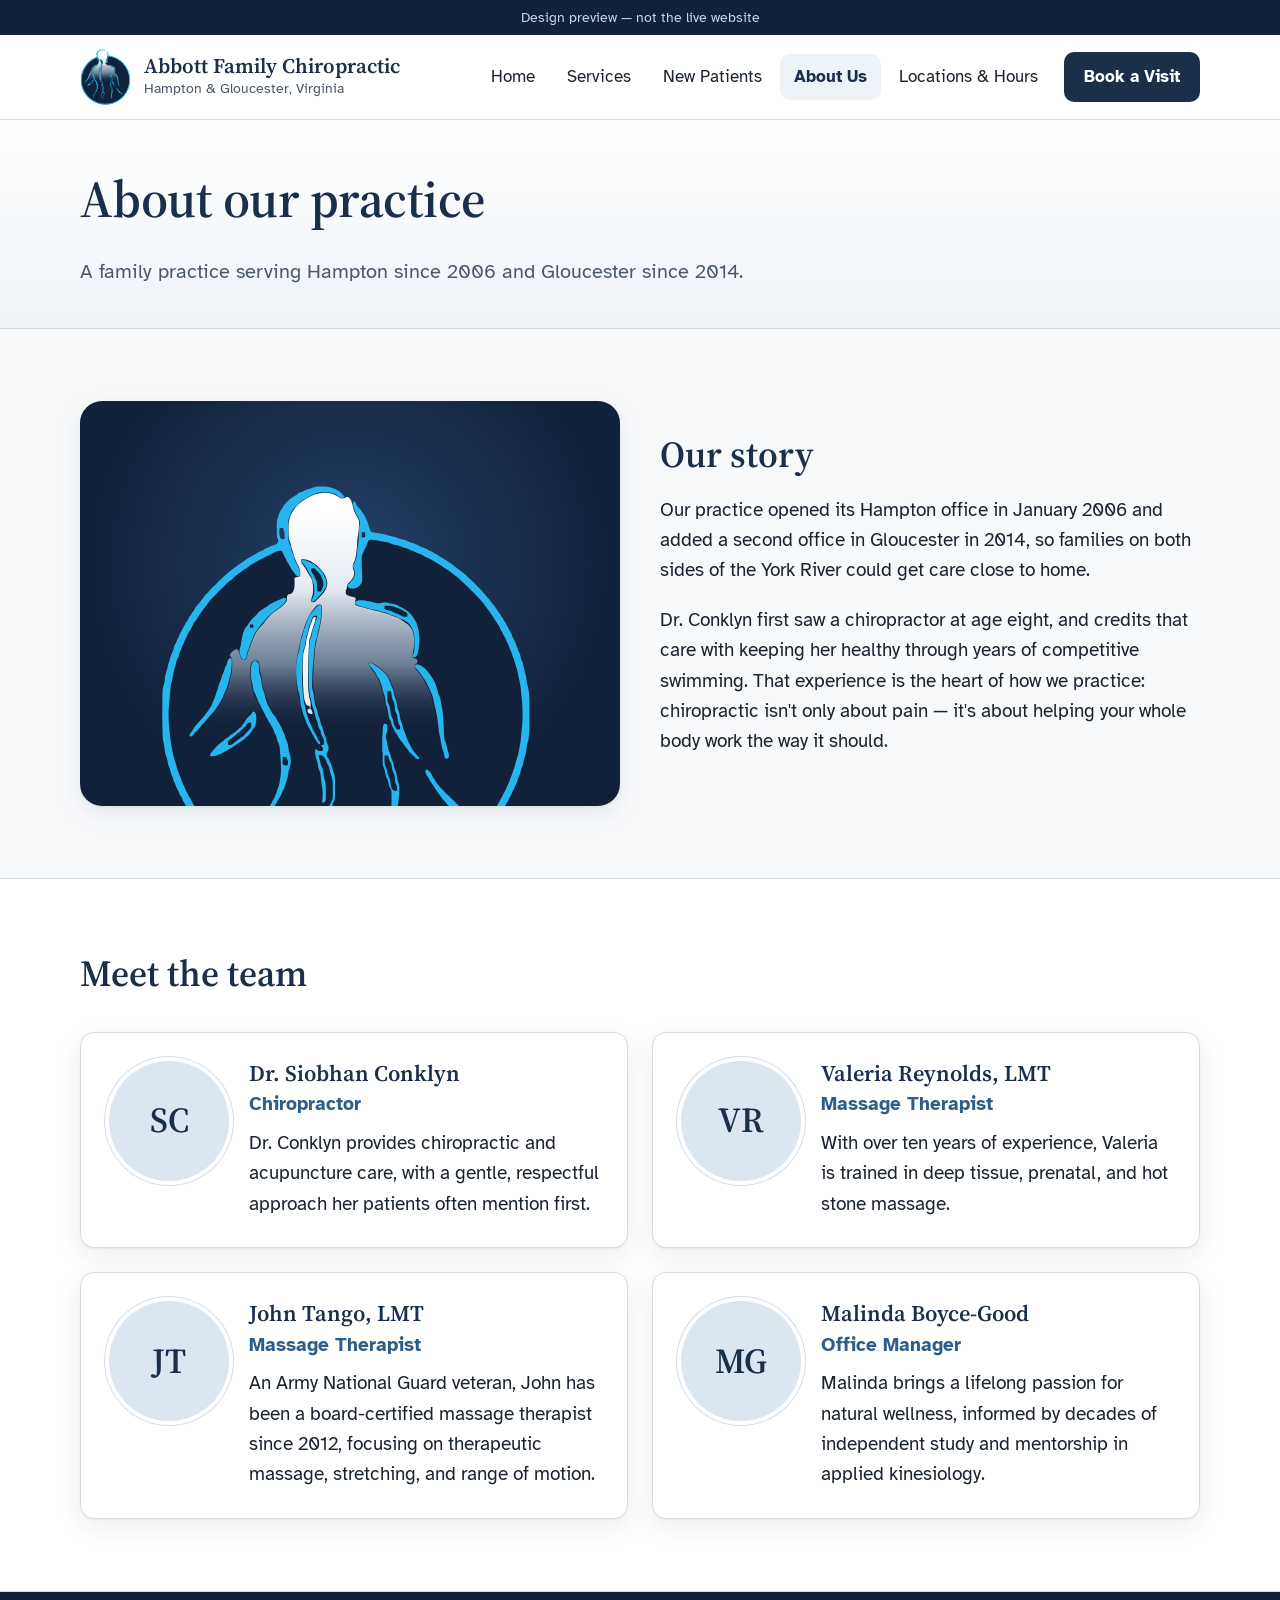
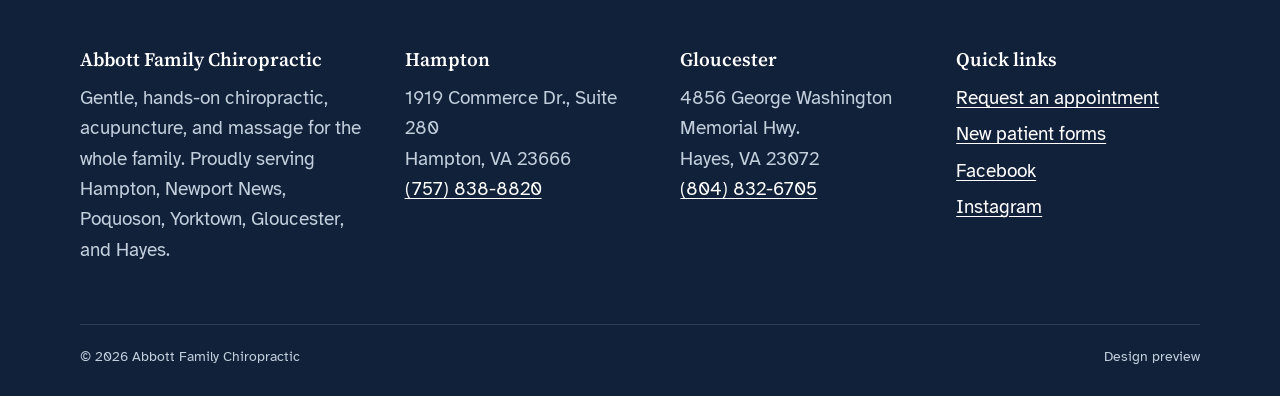
<file: about.html>
<!doctype html>
<html lang="en">
<head>
<meta charset="utf-8">
<meta name="viewport" content="width=device-width, initial-scale=1">
<!-- Preview site: keep out of search engines so it never competes with the live site. -->
<meta name="robots" content="noindex, nofollow">
<title>About Us · Abbott Family Chiropractic</title>
<meta name="description" content="Meet the team at Abbott Family Chiropractic.">
<link rel="icon" type="image/svg+xml" href="images/logo-mark.svg">
<link rel="apple-touch-icon" href="images/apple-touch-icon.png">
<link rel="preconnect" href="https://fonts.googleapis.com">
<link rel="preconnect" href="https://fonts.gstatic.com" crossorigin>
<link href="https://fonts.googleapis.com/css2?family=Atkinson+Hyperlegible:wght@400;700&amp;family=Source+Serif+4:opsz,wght@8..60,500;8..60,600&amp;display=swap" rel="stylesheet">
<link rel="stylesheet" href="styles.css?v=a0d56c08">
</head>
<body>
<a class="skip" href="#main">Skip to main content</a>
<div class="preview-bar">Design preview — not the live website</div>
<header class="site-header">
  <div class="wrap header-row">
    <a class="brand" href="index.html">
      <img src="images/logo-mark.svg" alt="" width="52" height="56">
      <span><span class="brand-name">Abbott Family Chiropractic</span><span class="brand-sub">Hampton &amp; Gloucester, Virginia</span></span>
    </a>
    <button class="menu-btn" aria-expanded="false" aria-controls="site-nav"><svg viewBox="0 0 24 24" fill="none" stroke="currentColor" stroke-width="2.4" stroke-linecap="round" aria-hidden="true"><path d="M4 7h16M4 12h16M4 17h16"/></svg><span class="menu-label">Menu</span></button>
    <nav class="nav" id="site-nav" aria-label="Main">
      <a href="index.html">Home</a><a href="services.html">Services</a><a href="new-patients.html">New Patients</a><a href="about.html" aria-current="page">About Us</a><a href="locations.html">Locations &amp; Hours</a>
      <a class="btn btn-primary" href="appointments.html">Book a Visit</a>
    </nav>
  </div>
</header>
<main id="main">

<section class="page-head"><div class="wrap">
  <h1>About our practice</h1>
  <p>A family practice serving Hampton since 2006 and Gloucester since 2014.</p>
</div></section>

<section class="section">
  <div class="wrap" style="display:grid;grid-template-columns:repeat(auto-fit,minmax(320px,1fr));gap:40px;align-items:center">
    <div class="hero-photo story-mark"><img src="images/logo-mark.svg" alt="Abbott Family Chiropractic emblem"></div>
    <div>
      <h2>Our story</h2>
      <p>Our practice opened its Hampton office in January 2006 and added a second office in Gloucester in 2014, so families on both sides of the York River could get care close to home.</p>
      <p>Dr. Conklyn first saw a chiropractor at age eight, and credits that care with keeping her healthy through years of competitive swimming. That experience is the heart of how we practice: chiropractic isn't only about pain — it's about helping your whole body work the way it should.</p>
    </div>
  </div>
</section>

<section class="section section-alt">
  <div class="wrap">
    <div class="section-head"><h2>Meet the team</h2></div>
    <div class="grid-2">
      <div class="card person"><div class="avatar"><img src="https://e8usa8896fd.exactdn.com/wp-content/uploads/2018/12/siobhan-conklyn-2018.jpg?strip=all" alt="Dr. Siobhan Conklyn" loading="lazy" onerror="this.remove()"><span aria-hidden="true">SC</span></div>
      <div><h3 style="margin-bottom:2px">Dr. Siobhan Conklyn</h3><span class="role">Chiropractor</span><p>Dr. Conklyn provides chiropractic and acupuncture care, with a gentle, respectful approach her patients often mention first.</p></div></div>
      <div class="card person"><div class="avatar"><img src="https://e8usa8896fd.exactdn.com/wp-content/uploads/2018/12/valeria-reynolds-2018.jpg?strip=all" alt="Valeria Reynolds, LMT" loading="lazy" onerror="this.remove()"><span aria-hidden="true">VR</span></div>
      <div><h3 style="margin-bottom:2px">Valeria Reynolds, LMT</h3><span class="role">Massage Therapist</span><p>With over ten years of experience, Valeria is trained in deep tissue, prenatal, and hot stone massage.</p></div></div>
      <div class="card person"><div class="avatar"><img src="https://e8usa8896fd.exactdn.com/wp-content/uploads/2018/12/john-tango-2018.jpg?strip=all" alt="John Tango, LMT" loading="lazy" onerror="this.remove()"><span aria-hidden="true">JT</span></div>
      <div><h3 style="margin-bottom:2px">John Tango, LMT</h3><span class="role">Massage Therapist</span><p>An Army National Guard veteran, John has been a board-certified massage therapist since 2012, focusing on therapeutic massage, stretching, and range of motion.</p></div></div>
      <div class="card person"><div class="avatar"><span aria-hidden="true">MG</span></div>
      <div><h3 style="margin-bottom:2px">Malinda Boyce-Good</h3><span class="role">Office Manager</span><p>Malinda brings a lifelong passion for natural wellness, informed by decades of independent study and mentorship in applied kinesiology.</p></div></div>
    </div>
  </div>
</section>

</main>
<footer class="site-footer">
  <div class="wrap">
    <div class="footer-grid">
      <div>
        <h3>Abbott Family Chiropractic</h3>
        <p>Gentle, hands-on chiropractic, acupuncture, and massage for the whole family. Proudly serving Hampton, Newport News, Poquoson, Yorktown, Gloucester, and Hayes.</p>
      </div>
      <div>
        <h3>Hampton</h3>
        <address>1919 Commerce Dr., Suite 280<br>Hampton, VA 23666<br><a href="tel:+17578388820">(757) 838-8820</a></address>
      </div>
      <div>
        <h3>Gloucester</h3>
        <address>4856 George Washington Memorial Hwy.<br>Hayes, VA 23072<br><a href="tel:+18048326705">(804) 832-6705</a></address>
      </div>
      <div>
        <h3>Quick links</h3>
        <ul>
          <li><a href="appointments.html">Request an appointment</a></li>
          <li><a href="new-patients.html">New patient forms</a></li>
          <li><a href="https://www.facebook.com/abbottfamilychiropractic/" rel="noopener">Facebook</a></li>
          <li><a href="https://www.instagram.com/abbottfamilychiro/" rel="noopener">Instagram</a></li>
        </ul>
      </div>
    </div>
    <div class="footer-bottom">
      <span>© <span data-year>2026</span> Abbott Family Chiropractic</span>
      <span>Design preview</span>
    </div>
  </div>
</footer>
<nav class="callbar" aria-label="Call an office">
  <a href="tel:+17578388820">Call Hampton<small>(757) 838-8820</small></a>
  <a href="tel:+18048326705">Call Gloucester<small>(804) 832-6705</small></a>
</nav>
<script src="main.js?v=a0d56c08"></script>
</body>
</html>
</file>
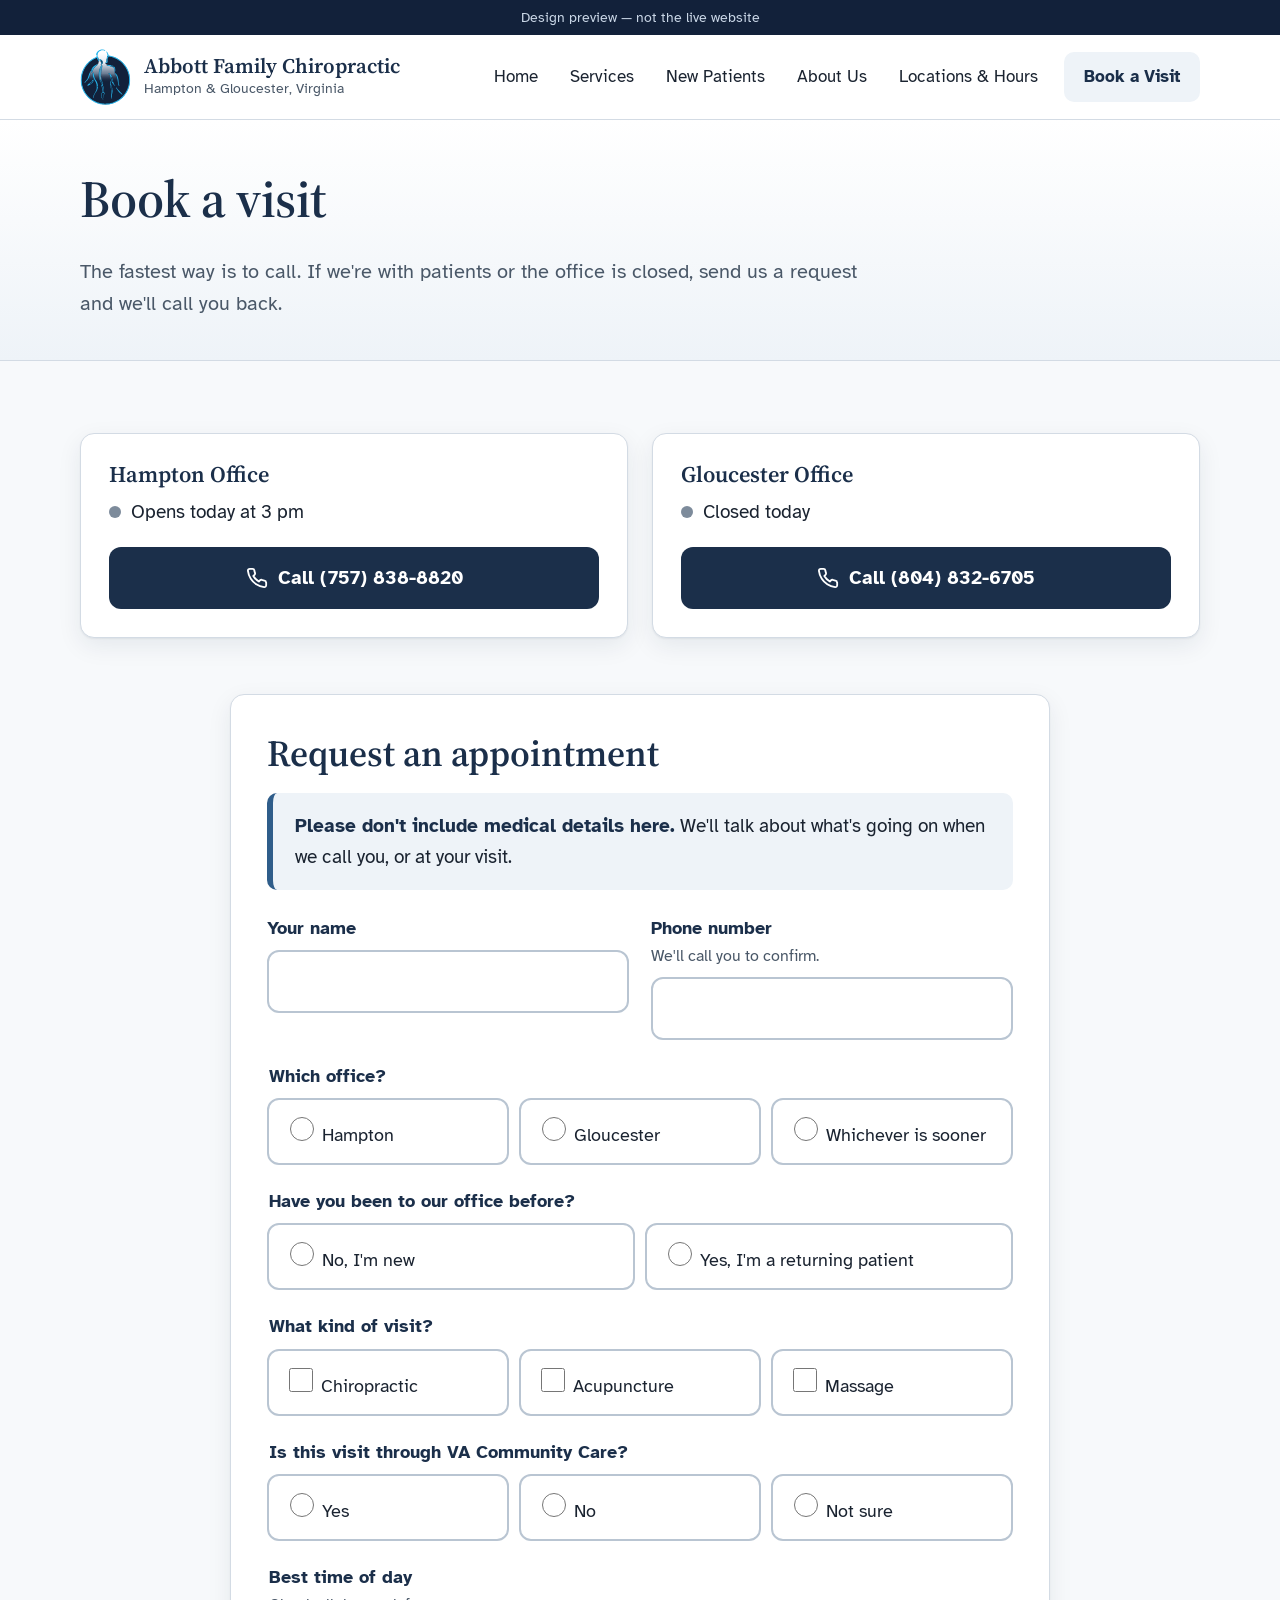
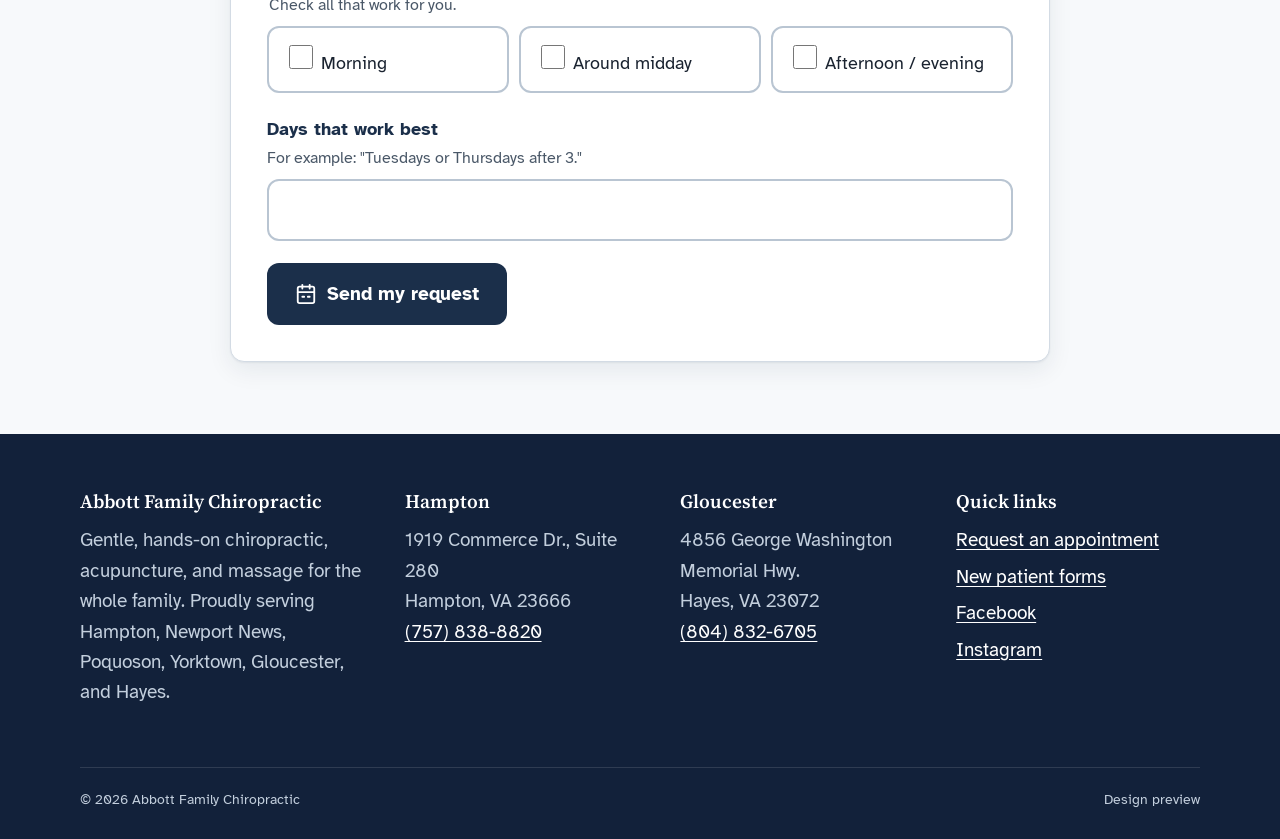
<file: appointments.html>
<!doctype html>
<html lang="en">
<head>
<meta charset="utf-8">
<meta name="viewport" content="width=device-width, initial-scale=1">
<!-- Preview site: keep out of search engines so it never competes with the live site. -->
<meta name="robots" content="noindex, nofollow">
<title>Book a Visit · Abbott Family Chiropractic</title>
<meta name="description" content="Call or request an appointment at our Hampton or Gloucester office.">
<link rel="icon" type="image/svg+xml" href="images/logo-mark.svg">
<link rel="apple-touch-icon" href="images/apple-touch-icon.png">
<link rel="preconnect" href="https://fonts.googleapis.com">
<link rel="preconnect" href="https://fonts.gstatic.com" crossorigin>
<link href="https://fonts.googleapis.com/css2?family=Atkinson+Hyperlegible:wght@400;700&amp;family=Source+Serif+4:opsz,wght@8..60,500;8..60,600&amp;display=swap" rel="stylesheet">
<link rel="stylesheet" href="styles.css?v=a0d56c08">
</head>
<body>
<a class="skip" href="#main">Skip to main content</a>
<div class="preview-bar">Design preview — not the live website</div>
<header class="site-header">
  <div class="wrap header-row">
    <a class="brand" href="index.html">
      <img src="images/logo-mark.svg" alt="" width="52" height="56">
      <span><span class="brand-name">Abbott Family Chiropractic</span><span class="brand-sub">Hampton &amp; Gloucester, Virginia</span></span>
    </a>
    <button class="menu-btn" aria-expanded="false" aria-controls="site-nav"><svg viewBox="0 0 24 24" fill="none" stroke="currentColor" stroke-width="2.4" stroke-linecap="round" aria-hidden="true"><path d="M4 7h16M4 12h16M4 17h16"/></svg><span class="menu-label">Menu</span></button>
    <nav class="nav" id="site-nav" aria-label="Main">
      <a href="index.html">Home</a><a href="services.html">Services</a><a href="new-patients.html">New Patients</a><a href="about.html">About Us</a><a href="locations.html">Locations &amp; Hours</a>
      <a class="btn btn-primary" href="appointments.html" aria-current="page">Book a Visit</a>
    </nav>
  </div>
</header>
<main id="main">

<section class="page-head"><div class="wrap">
  <h1>Book a visit</h1>
  <p>The fastest way is to call. If we're with patients or the office is closed, send us a request and we'll call you back.</p>
</div></section>

<section class="section">
  <div class="wrap">
    <div class="grid-2" style="margin-bottom:56px">
      <div class="card"><h3>Hampton Office</h3><p class="today-item" data-status="hampton"><span class="dot"></span><span class="status-text">…</span></p>
        <a class="btn btn-primary" style="width:100%" href="tel:+17578388820"><svg viewBox="0 0 24 24" fill="none" stroke="currentColor" stroke-width="2" stroke-linecap="round" stroke-linejoin="round" aria-hidden="true"><path d="M22 16.9v3a2 2 0 0 1-2.2 2 19.8 19.8 0 0 1-8.6-3.1 19.5 19.5 0 0 1-6-6A19.8 19.8 0 0 1 2.1 4.2 2 2 0 0 1 4.1 2h3a2 2 0 0 1 2 1.7c.1.9.4 1.8.7 2.7a2 2 0 0 1-.5 2.1L8 9.8a16 16 0 0 0 6 6l1.3-1.3a2 2 0 0 1 2.1-.4c.9.3 1.8.6 2.7.7a2 2 0 0 1 1.7 2z"/></svg> Call (757) 838-8820</a></div>
      <div class="card"><h3>Gloucester Office</h3><p class="today-item" data-status="gloucester"><span class="dot"></span><span class="status-text">…</span></p>
        <a class="btn btn-primary" style="width:100%" href="tel:+18048326705"><svg viewBox="0 0 24 24" fill="none" stroke="currentColor" stroke-width="2" stroke-linecap="round" stroke-linejoin="round" aria-hidden="true"><path d="M22 16.9v3a2 2 0 0 1-2.2 2 19.8 19.8 0 0 1-8.6-3.1 19.5 19.5 0 0 1-6-6A19.8 19.8 0 0 1 2.1 4.2 2 2 0 0 1 4.1 2h3a2 2 0 0 1 2 1.7c.1.9.4 1.8.7 2.7a2 2 0 0 1-.5 2.1L8 9.8a16 16 0 0 0 6 6l1.3-1.3a2 2 0 0 1 2.1-.4c.9.3 1.8.6 2.7.7a2 2 0 0 1 1.7 2z"/></svg> Call (804) 832-6705</a></div>
    </div>

    <div class="card" style="max-width:820px;margin-inline:auto;padding:36px">
      <h2>Request an appointment</h2>
      <p class="notice"><strong>Please don't include medical details here.</strong> We'll talk about what's going on when we call you, or at your visit.</p>
      <form class="form" id="appt-form" novalidate style="margin-top:24px">
        <div class="two-col">
          <div class="field"><label for="name">Your name</label><input id="name" name="name" type="text" autocomplete="name" required></div>
          <div class="field"><label for="phone">Phone number<span class="hint">We'll call you to confirm.</span></label><input id="phone" name="phone" type="tel" autocomplete="tel" required></div>
        </div>
        <fieldset class="field"><legend>Which office?</legend>
          <div class="choices"><label class="choice"><input type="radio" name="office" value="Hampton" required> Hampton</label><label class="choice"><input type="radio" name="office" value="Gloucester"> Gloucester</label><label class="choice"><input type="radio" name="office" value="Either"> Whichever is sooner</label></div></fieldset>
        <fieldset class="field"><legend>Have you been to our office before?</legend>
          <div class="choices"><label class="choice"><input type="radio" name="returning" value="new" required> No, I'm new</label><label class="choice"><input type="radio" name="returning" value="returning"> Yes, I'm a returning patient</label></div></fieldset>
        <fieldset class="field"><legend>What kind of visit?</legend>
          <div class="choices"><label class="choice"><input type="checkbox" name="type" value="chiro"> Chiropractic</label><label class="choice"><input type="checkbox" name="type" value="acu"> Acupuncture</label><label class="choice"><input type="checkbox" name="type" value="massage"> Massage</label></div></fieldset>
        <fieldset class="field"><legend>Is this visit through VA Community Care?</legend>
          <div class="choices"><label class="choice"><input type="radio" name="va" value="yes"> Yes</label><label class="choice"><input type="radio" name="va" value="no"> No</label><label class="choice"><input type="radio" name="va" value="unsure"> Not sure</label></div></fieldset>
        <fieldset class="field"><legend>Best time of day<span class="hint">Check all that work for you.</span></legend>
          <div class="choices"><label class="choice"><input type="checkbox" name="time" value="morning"> Morning</label><label class="choice"><input type="checkbox" name="time" value="midday"> Around midday</label><label class="choice"><input type="checkbox" name="time" value="afternoon"> Afternoon / evening</label></div></fieldset>
        <div class="field"><label for="days">Days that work best<span class="hint">For example: "Tuesdays or Thursdays after 3."</span></label><input id="days" name="days" type="text"></div>
        <button class="btn btn-primary" type="submit" style="justify-self:start"><svg viewBox="0 0 24 24" fill="none" stroke="currentColor" stroke-width="2" stroke-linecap="round" stroke-linejoin="round" aria-hidden="true"><rect x="3" y="4" width="18" height="18" rx="2"/><path d="M16 2v4M8 2v4M3 10h18M8 15h2M14 15h2"/></svg> Send my request</button>
      </form>
      <div class="form-success notice" id="appt-success" tabindex="-1">
        <strong>Thank you — we got your request.</strong><br>Someone from our front desk will call you to confirm a time. (This is a design preview, so nothing was actually sent.)
      </div>
    </div>
  </div>
</section>

</main>
<footer class="site-footer">
  <div class="wrap">
    <div class="footer-grid">
      <div>
        <h3>Abbott Family Chiropractic</h3>
        <p>Gentle, hands-on chiropractic, acupuncture, and massage for the whole family. Proudly serving Hampton, Newport News, Poquoson, Yorktown, Gloucester, and Hayes.</p>
      </div>
      <div>
        <h3>Hampton</h3>
        <address>1919 Commerce Dr., Suite 280<br>Hampton, VA 23666<br><a href="tel:+17578388820">(757) 838-8820</a></address>
      </div>
      <div>
        <h3>Gloucester</h3>
        <address>4856 George Washington Memorial Hwy.<br>Hayes, VA 23072<br><a href="tel:+18048326705">(804) 832-6705</a></address>
      </div>
      <div>
        <h3>Quick links</h3>
        <ul>
          <li><a href="appointments.html">Request an appointment</a></li>
          <li><a href="new-patients.html">New patient forms</a></li>
          <li><a href="https://www.facebook.com/abbottfamilychiropractic/" rel="noopener">Facebook</a></li>
          <li><a href="https://www.instagram.com/abbottfamilychiro/" rel="noopener">Instagram</a></li>
        </ul>
      </div>
    </div>
    <div class="footer-bottom">
      <span>© <span data-year>2026</span> Abbott Family Chiropractic</span>
      <span>Design preview</span>
    </div>
  </div>
</footer>
<nav class="callbar" aria-label="Call an office">
  <a href="tel:+17578388820">Call Hampton<small>(757) 838-8820</small></a>
  <a href="tel:+18048326705">Call Gloucester<small>(804) 832-6705</small></a>
</nav>
<script src="main.js?v=a0d56c08"></script>
</body>
</html>
</file>
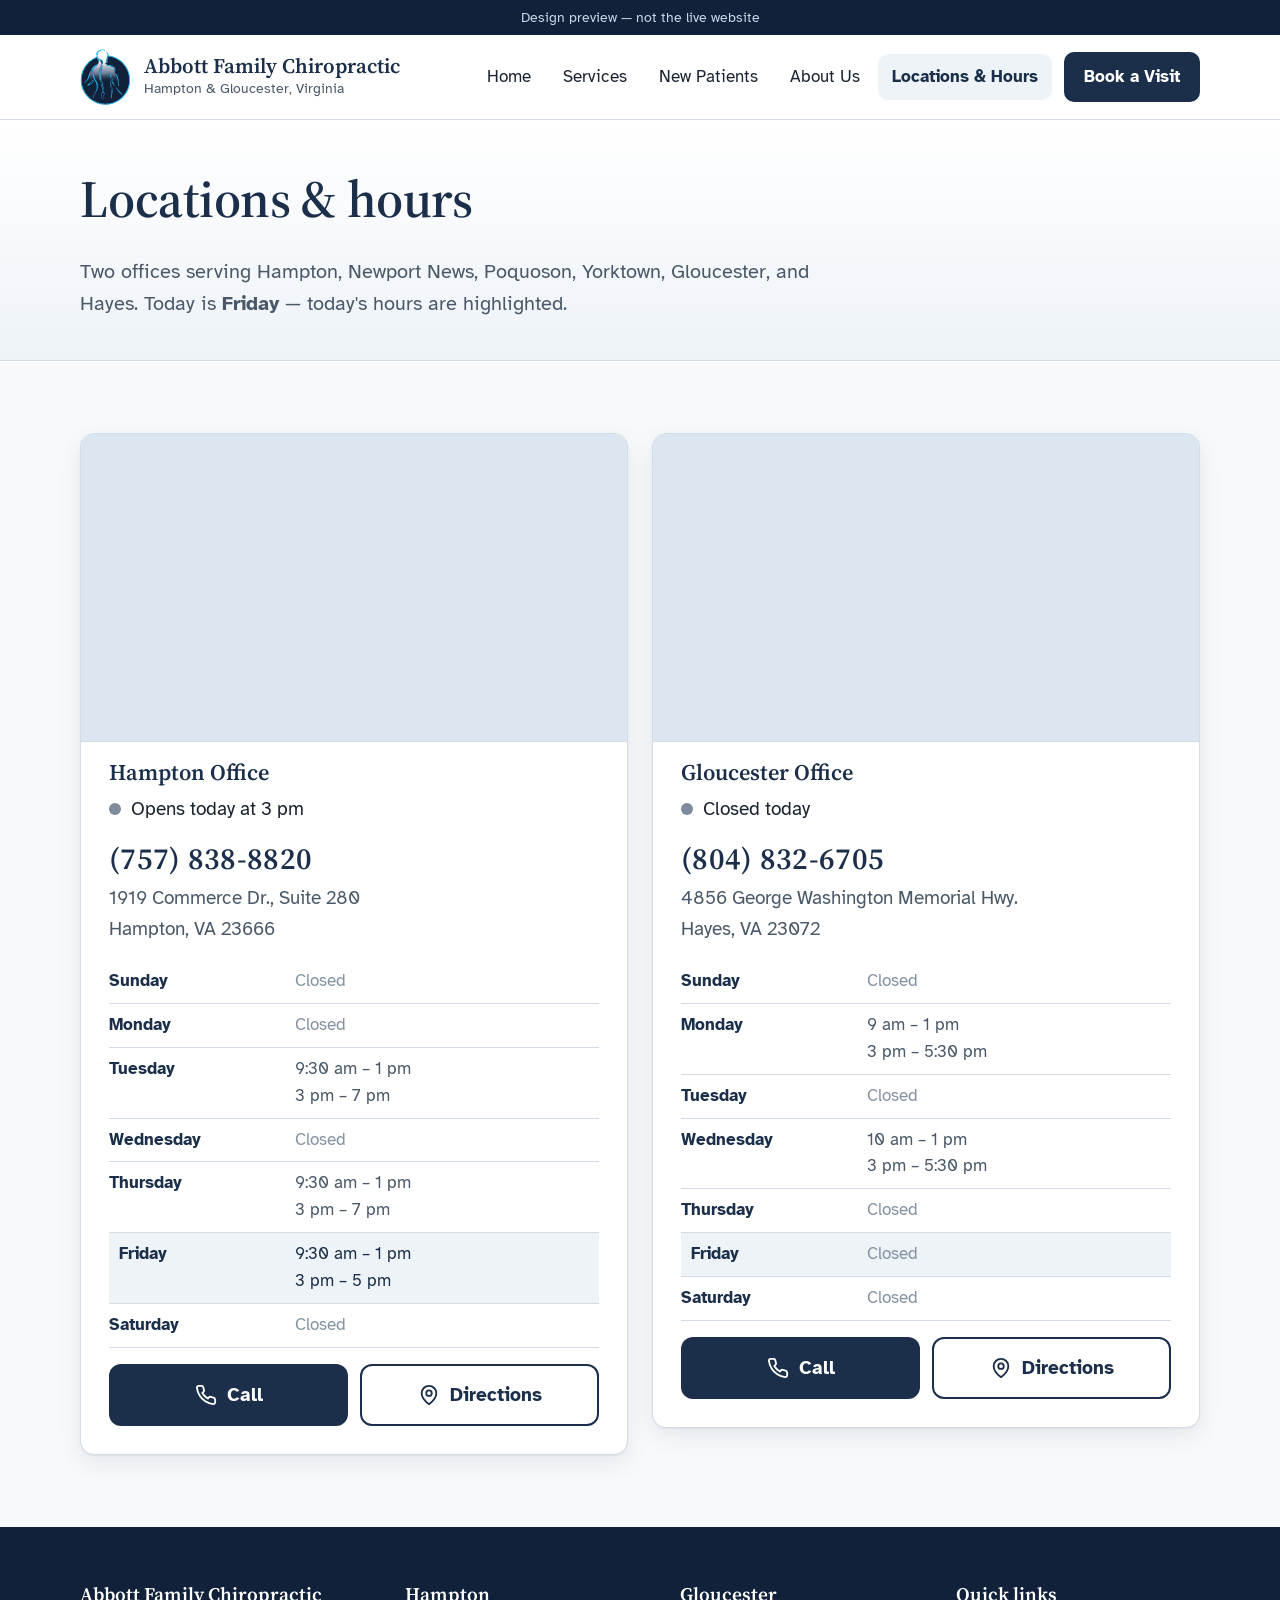
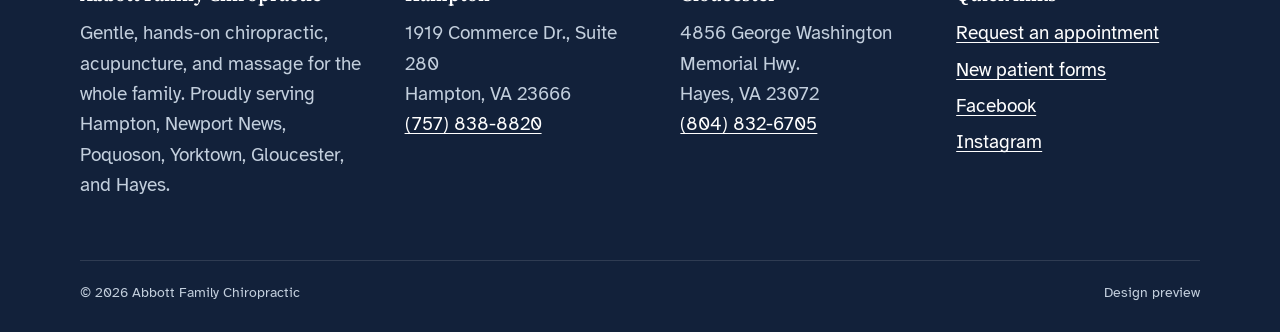
<file: locations.html>
<!doctype html>
<html lang="en">
<head>
<meta charset="utf-8">
<meta name="viewport" content="width=device-width, initial-scale=1">
<!-- Preview site: keep out of search engines so it never competes with the live site. -->
<meta name="robots" content="noindex, nofollow">
<title>Locations & Hours · Abbott Family Chiropractic</title>
<meta name="description" content="Hours, maps, and directions for our Hampton and Gloucester offices.">
<link rel="icon" type="image/svg+xml" href="images/logo-mark.svg">
<link rel="apple-touch-icon" href="images/apple-touch-icon.png">
<link rel="preconnect" href="https://fonts.googleapis.com">
<link rel="preconnect" href="https://fonts.gstatic.com" crossorigin>
<link href="https://fonts.googleapis.com/css2?family=Atkinson+Hyperlegible:wght@400;700&amp;family=Source+Serif+4:opsz,wght@8..60,500;8..60,600&amp;display=swap" rel="stylesheet">
<link rel="stylesheet" href="styles.css?v=a0d56c08">
</head>
<body>
<a class="skip" href="#main">Skip to main content</a>
<div class="preview-bar">Design preview — not the live website</div>
<header class="site-header">
  <div class="wrap header-row">
    <a class="brand" href="index.html">
      <img src="images/logo-mark.svg" alt="" width="52" height="56">
      <span><span class="brand-name">Abbott Family Chiropractic</span><span class="brand-sub">Hampton &amp; Gloucester, Virginia</span></span>
    </a>
    <button class="menu-btn" aria-expanded="false" aria-controls="site-nav"><svg viewBox="0 0 24 24" fill="none" stroke="currentColor" stroke-width="2.4" stroke-linecap="round" aria-hidden="true"><path d="M4 7h16M4 12h16M4 17h16"/></svg><span class="menu-label">Menu</span></button>
    <nav class="nav" id="site-nav" aria-label="Main">
      <a href="index.html">Home</a><a href="services.html">Services</a><a href="new-patients.html">New Patients</a><a href="about.html">About Us</a><a href="locations.html" aria-current="page">Locations &amp; Hours</a>
      <a class="btn btn-primary" href="appointments.html">Book a Visit</a>
    </nav>
  </div>
</header>
<main id="main">

<section class="page-head"><div class="wrap">
  <h1>Locations &amp; hours</h1>
  <p>Two offices serving Hampton, Newport News, Poquoson, Yorktown, Gloucester, and Hayes. Today is <strong data-today-name></strong> — today's hours are highlighted.</p>
</div></section>
<section class="section">
  <div class="wrap grid-2" style="align-items:start">
<article class="card office" id="hampton">
  <div class="office-map"><iframe title="Map of the Hampton Office" loading="lazy" referrerpolicy="no-referrer-when-downgrade"
    src="https://maps.google.com/maps?q=1919+Commerce+Dr+Suite+280+Hampton+VA+23666&amp;z=15&amp;output=embed"></iframe></div>
  <div class="office-body">
    <div>
      <h3>Hampton Office</h3>
      <p class="today-item" data-status="hampton" style="margin:0 0 10px"><span class="dot"></span><span class="status-text">Checking hours…</span></p>
      <a class="office-phone" href="tel:+17578388820">(757) 838-8820</a>
      <address>1919 Commerce Dr., Suite 280<br>Hampton, VA 23666</address>
    </div>
    <table class="hours"><caption class="skip">Hampton Office hours</caption><tr data-day="0"><th scope="row">Sunday</th><td><span class="closed">Closed</span></td></tr><tr data-day="1"><th scope="row">Monday</th><td><span class="closed">Closed</span></td></tr><tr data-day="2"><th scope="row">Tuesday</th><td>9:30 am – 1 pm<br>3 pm – 7 pm</td></tr><tr data-day="3"><th scope="row">Wednesday</th><td><span class="closed">Closed</span></td></tr><tr data-day="4"><th scope="row">Thursday</th><td>9:30 am – 1 pm<br>3 pm – 7 pm</td></tr><tr data-day="5"><th scope="row">Friday</th><td>9:30 am – 1 pm<br>3 pm – 5 pm</td></tr><tr data-day="6"><th scope="row">Saturday</th><td><span class="closed">Closed</span></td></tr></table>
    <div class="office-actions">
      <a class="btn btn-primary" href="tel:+17578388820"><svg viewBox="0 0 24 24" fill="none" stroke="currentColor" stroke-width="2" stroke-linecap="round" stroke-linejoin="round" aria-hidden="true"><path d="M22 16.9v3a2 2 0 0 1-2.2 2 19.8 19.8 0 0 1-8.6-3.1 19.5 19.5 0 0 1-6-6A19.8 19.8 0 0 1 2.1 4.2 2 2 0 0 1 4.1 2h3a2 2 0 0 1 2 1.7c.1.9.4 1.8.7 2.7a2 2 0 0 1-.5 2.1L8 9.8a16 16 0 0 0 6 6l1.3-1.3a2 2 0 0 1 2.1-.4c.9.3 1.8.6 2.7.7a2 2 0 0 1 1.7 2z"/></svg> Call</a>
      <a class="btn btn-outline" href="https://www.google.com/maps/dir/?api=1&amp;destination=1919+Commerce+Dr+Suite+280+Hampton+VA+23666" target="_blank" rel="noopener"><svg viewBox="0 0 24 24" fill="none" stroke="currentColor" stroke-width="2" stroke-linecap="round" stroke-linejoin="round" aria-hidden="true"><path d="M20 10c0 6-8 12-8 12s-8-6-8-12a8 8 0 0 1 16 0z"/><circle cx="12" cy="10" r="3"/></svg> Directions</a>
    </div>
  </div>
</article>
<article class="card office" id="gloucester">
  <div class="office-map"><iframe title="Map of the Gloucester Office" loading="lazy" referrerpolicy="no-referrer-when-downgrade"
    src="https://maps.google.com/maps?q=4856+George+Washington+Memorial+Hwy+Hayes+VA+23072&amp;z=15&amp;output=embed"></iframe></div>
  <div class="office-body">
    <div>
      <h3>Gloucester Office</h3>
      <p class="today-item" data-status="gloucester" style="margin:0 0 10px"><span class="dot"></span><span class="status-text">Checking hours…</span></p>
      <a class="office-phone" href="tel:+18048326705">(804) 832-6705</a>
      <address>4856 George Washington Memorial Hwy.<br>Hayes, VA 23072</address>
    </div>
    <table class="hours"><caption class="skip">Gloucester Office hours</caption><tr data-day="0"><th scope="row">Sunday</th><td><span class="closed">Closed</span></td></tr><tr data-day="1"><th scope="row">Monday</th><td>9 am – 1 pm<br>3 pm – 5:30 pm</td></tr><tr data-day="2"><th scope="row">Tuesday</th><td><span class="closed">Closed</span></td></tr><tr data-day="3"><th scope="row">Wednesday</th><td>10 am – 1 pm<br>3 pm – 5:30 pm</td></tr><tr data-day="4"><th scope="row">Thursday</th><td><span class="closed">Closed</span></td></tr><tr data-day="5"><th scope="row">Friday</th><td><span class="closed">Closed</span></td></tr><tr data-day="6"><th scope="row">Saturday</th><td><span class="closed">Closed</span></td></tr></table>
    <div class="office-actions">
      <a class="btn btn-primary" href="tel:+18048326705"><svg viewBox="0 0 24 24" fill="none" stroke="currentColor" stroke-width="2" stroke-linecap="round" stroke-linejoin="round" aria-hidden="true"><path d="M22 16.9v3a2 2 0 0 1-2.2 2 19.8 19.8 0 0 1-8.6-3.1 19.5 19.5 0 0 1-6-6A19.8 19.8 0 0 1 2.1 4.2 2 2 0 0 1 4.1 2h3a2 2 0 0 1 2 1.7c.1.9.4 1.8.7 2.7a2 2 0 0 1-.5 2.1L8 9.8a16 16 0 0 0 6 6l1.3-1.3a2 2 0 0 1 2.1-.4c.9.3 1.8.6 2.7.7a2 2 0 0 1 1.7 2z"/></svg> Call</a>
      <a class="btn btn-outline" href="https://www.google.com/maps/dir/?api=1&amp;destination=4856+George+Washington+Memorial+Hwy+Hayes+VA+23072" target="_blank" rel="noopener"><svg viewBox="0 0 24 24" fill="none" stroke="currentColor" stroke-width="2" stroke-linecap="round" stroke-linejoin="round" aria-hidden="true"><path d="M20 10c0 6-8 12-8 12s-8-6-8-12a8 8 0 0 1 16 0z"/><circle cx="12" cy="10" r="3"/></svg> Directions</a>
    </div>
  </div>
</article></div>
</section>

</main>
<footer class="site-footer">
  <div class="wrap">
    <div class="footer-grid">
      <div>
        <h3>Abbott Family Chiropractic</h3>
        <p>Gentle, hands-on chiropractic, acupuncture, and massage for the whole family. Proudly serving Hampton, Newport News, Poquoson, Yorktown, Gloucester, and Hayes.</p>
      </div>
      <div>
        <h3>Hampton</h3>
        <address>1919 Commerce Dr., Suite 280<br>Hampton, VA 23666<br><a href="tel:+17578388820">(757) 838-8820</a></address>
      </div>
      <div>
        <h3>Gloucester</h3>
        <address>4856 George Washington Memorial Hwy.<br>Hayes, VA 23072<br><a href="tel:+18048326705">(804) 832-6705</a></address>
      </div>
      <div>
        <h3>Quick links</h3>
        <ul>
          <li><a href="appointments.html">Request an appointment</a></li>
          <li><a href="new-patients.html">New patient forms</a></li>
          <li><a href="https://www.facebook.com/abbottfamilychiropractic/" rel="noopener">Facebook</a></li>
          <li><a href="https://www.instagram.com/abbottfamilychiro/" rel="noopener">Instagram</a></li>
        </ul>
      </div>
    </div>
    <div class="footer-bottom">
      <span>© <span data-year>2026</span> Abbott Family Chiropractic</span>
      <span>Design preview</span>
    </div>
  </div>
</footer>
<nav class="callbar" aria-label="Call an office">
  <a href="tel:+17578388820">Call Hampton<small>(757) 838-8820</small></a>
  <a href="tel:+18048326705">Call Gloucester<small>(804) 832-6705</small></a>
</nav>
<script src="main.js?v=a0d56c08"></script>
</body>
</html>
</file>
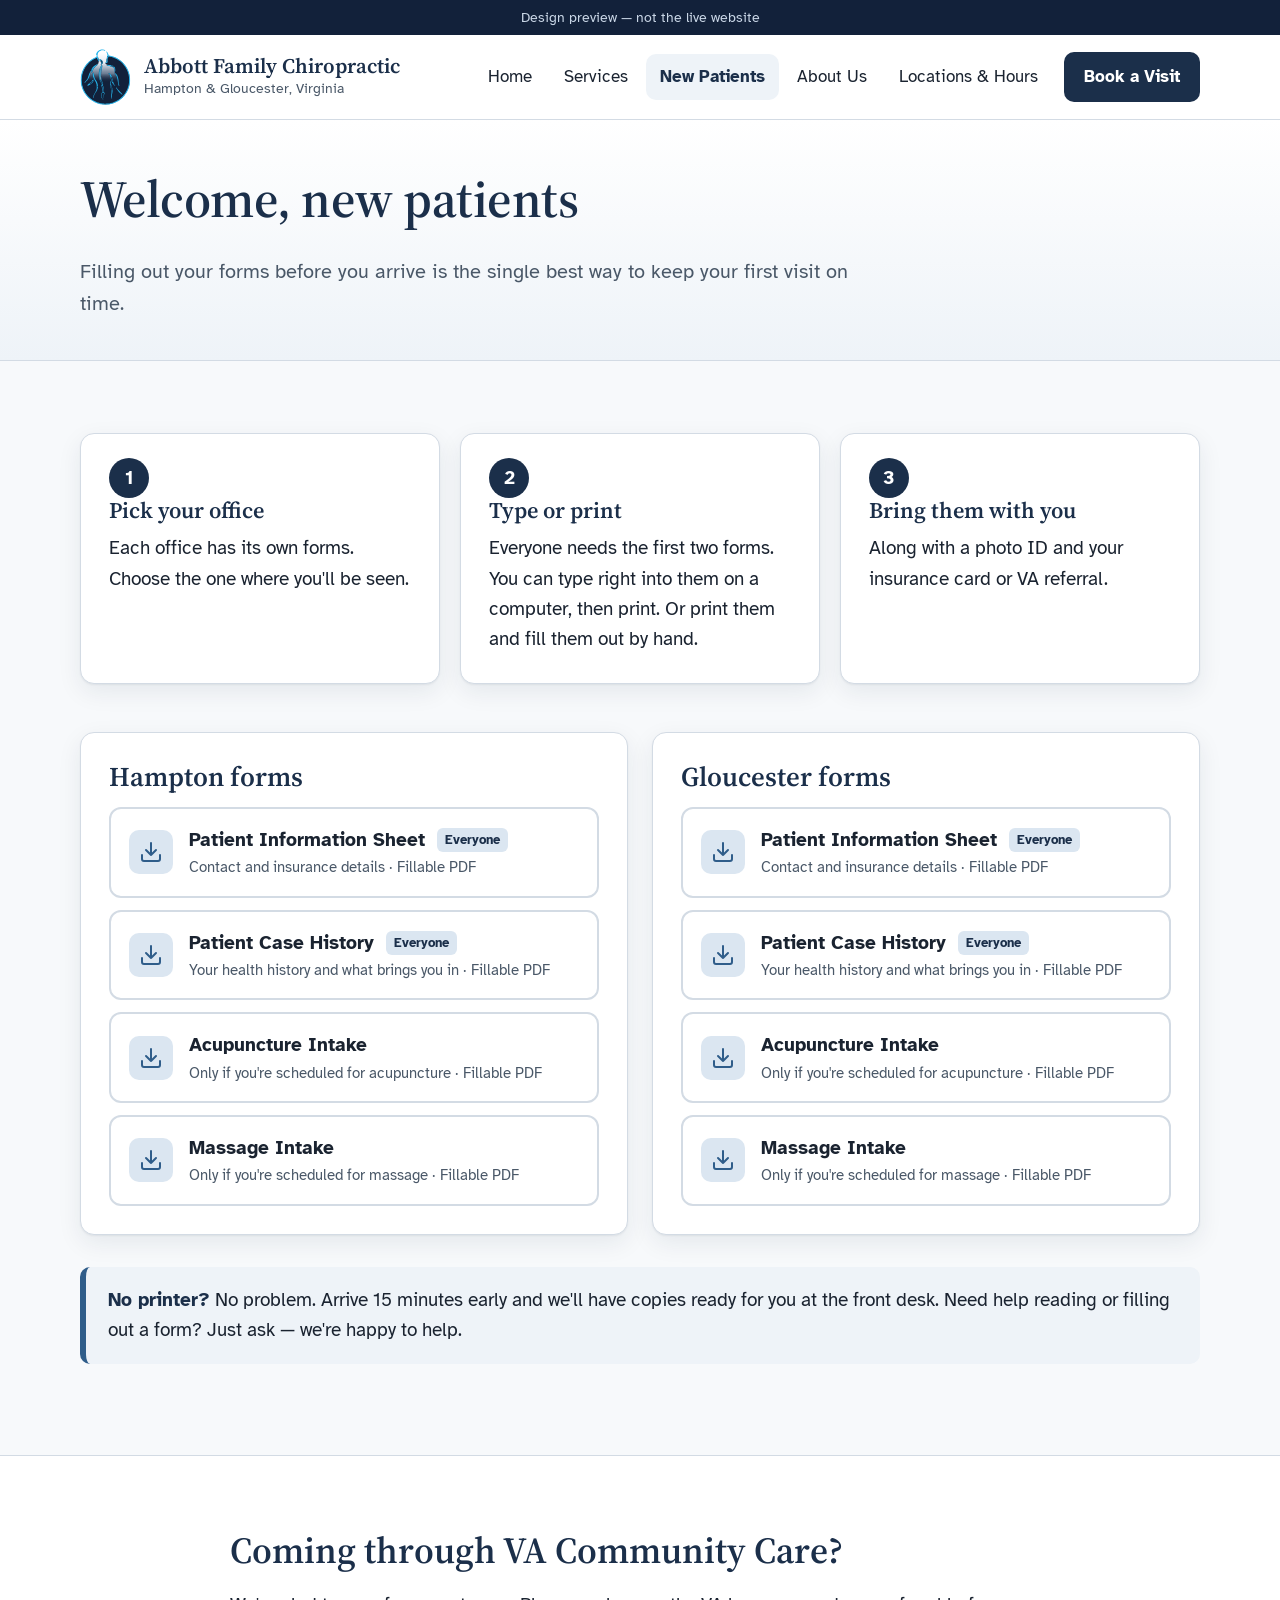
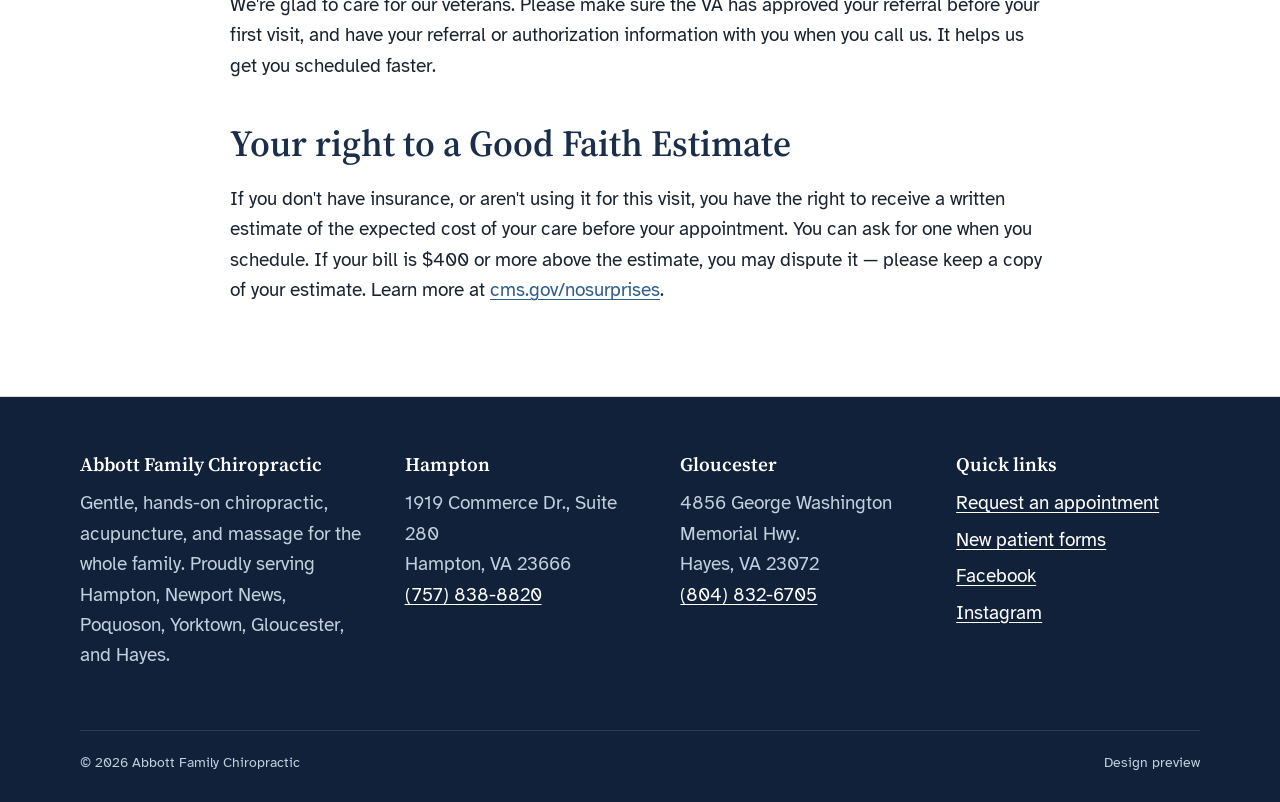
<file: new-patients.html>
<!doctype html>
<html lang="en">
<head>
<meta charset="utf-8">
<meta name="viewport" content="width=device-width, initial-scale=1">
<!-- Preview site: keep out of search engines so it never competes with the live site. -->
<meta name="robots" content="noindex, nofollow">
<title>New Patients · Abbott Family Chiropractic</title>
<meta name="description" content="New patient forms for our Hampton and Gloucester offices.">
<link rel="icon" type="image/svg+xml" href="images/logo-mark.svg">
<link rel="apple-touch-icon" href="images/apple-touch-icon.png">
<link rel="preconnect" href="https://fonts.googleapis.com">
<link rel="preconnect" href="https://fonts.gstatic.com" crossorigin>
<link href="https://fonts.googleapis.com/css2?family=Atkinson+Hyperlegible:wght@400;700&amp;family=Source+Serif+4:opsz,wght@8..60,500;8..60,600&amp;display=swap" rel="stylesheet">
<link rel="stylesheet" href="styles.css?v=a0d56c08">
</head>
<body>
<a class="skip" href="#main">Skip to main content</a>
<div class="preview-bar">Design preview — not the live website</div>
<header class="site-header">
  <div class="wrap header-row">
    <a class="brand" href="index.html">
      <img src="images/logo-mark.svg" alt="" width="52" height="56">
      <span><span class="brand-name">Abbott Family Chiropractic</span><span class="brand-sub">Hampton &amp; Gloucester, Virginia</span></span>
    </a>
    <button class="menu-btn" aria-expanded="false" aria-controls="site-nav"><svg viewBox="0 0 24 24" fill="none" stroke="currentColor" stroke-width="2.4" stroke-linecap="round" aria-hidden="true"><path d="M4 7h16M4 12h16M4 17h16"/></svg><span class="menu-label">Menu</span></button>
    <nav class="nav" id="site-nav" aria-label="Main">
      <a href="index.html">Home</a><a href="services.html">Services</a><a href="new-patients.html" aria-current="page">New Patients</a><a href="about.html">About Us</a><a href="locations.html">Locations &amp; Hours</a>
      <a class="btn btn-primary" href="appointments.html">Book a Visit</a>
    </nav>
  </div>
</header>
<main id="main">

<section class="page-head"><div class="wrap">
  <h1>Welcome, new patients</h1>
  <p>Filling out your forms before you arrive is the single best way to keep your first visit on time.</p>
</div></section>

<section class="section">
  <div class="wrap">
    <div class="steps" style="margin-bottom:48px">
      <div class="card step"><h3>Pick your office</h3><p>Each office has its own forms. Choose the one where you'll be seen.</p></div>
      <div class="card step"><h3>Type or print</h3><p>Everyone needs the first two forms. You can type right into them on a computer, then print. Or print them and fill them out by hand.</p></div>
      <div class="card step"><h3>Bring them with you</h3><p>Along with a photo ID and your insurance card or VA referral.</p></div>
    </div>
    <div class="grid-2">
      <div class="card"><h2 style="font-size:1.7rem">Hampton forms</h2><ul class="form-list"><li><a href="forms/1_AFC_Hampton_PatientInformationSheet_fillable.pdf" target="_blank" rel="noopener">
      <span class="fi"><svg viewBox="0 0 24 24" fill="none" stroke="currentColor" stroke-width="2" stroke-linecap="round" stroke-linejoin="round" aria-hidden="true"><path d="M21 15v4a2 2 0 0 1-2 2H5a2 2 0 0 1-2-2v-4M7 10l5 5 5-5M12 15V3"/></svg></span>
      <span><span class="ft">Patient Information Sheet <span class="tag">Everyone</span></span><span class="fs">Contact and insurance details · Fillable PDF</span></span></a></li><li><a href="forms/2_AFC_Hampton_CaseHistory_fillable.pdf" target="_blank" rel="noopener">
      <span class="fi"><svg viewBox="0 0 24 24" fill="none" stroke="currentColor" stroke-width="2" stroke-linecap="round" stroke-linejoin="round" aria-hidden="true"><path d="M21 15v4a2 2 0 0 1-2 2H5a2 2 0 0 1-2-2v-4M7 10l5 5 5-5M12 15V3"/></svg></span>
      <span><span class="ft">Patient Case History <span class="tag">Everyone</span></span><span class="fs">Your health history and what brings you in · Fillable PDF</span></span></a></li><li><a href="forms/AFC_Hampton_AcupunctureIntake_fillable.pdf" target="_blank" rel="noopener">
      <span class="fi"><svg viewBox="0 0 24 24" fill="none" stroke="currentColor" stroke-width="2" stroke-linecap="round" stroke-linejoin="round" aria-hidden="true"><path d="M21 15v4a2 2 0 0 1-2 2H5a2 2 0 0 1-2-2v-4M7 10l5 5 5-5M12 15V3"/></svg></span>
      <span><span class="ft">Acupuncture Intake</span><span class="fs">Only if you're scheduled for acupuncture · Fillable PDF</span></span></a></li><li><a href="forms/AFC_MassageIntake_fillable.pdf" target="_blank" rel="noopener">
      <span class="fi"><svg viewBox="0 0 24 24" fill="none" stroke="currentColor" stroke-width="2" stroke-linecap="round" stroke-linejoin="round" aria-hidden="true"><path d="M21 15v4a2 2 0 0 1-2 2H5a2 2 0 0 1-2-2v-4M7 10l5 5 5-5M12 15V3"/></svg></span>
      <span><span class="ft">Massage Intake</span><span class="fs">Only if you're scheduled for massage · Fillable PDF</span></span></a></li></ul></div>
      <div class="card"><h2 style="font-size:1.7rem">Gloucester forms</h2><ul class="form-list"><li><a href="forms/1_AFC_Gloucester_PatientInformationSheet_fillable.pdf" target="_blank" rel="noopener">
      <span class="fi"><svg viewBox="0 0 24 24" fill="none" stroke="currentColor" stroke-width="2" stroke-linecap="round" stroke-linejoin="round" aria-hidden="true"><path d="M21 15v4a2 2 0 0 1-2 2H5a2 2 0 0 1-2-2v-4M7 10l5 5 5-5M12 15V3"/></svg></span>
      <span><span class="ft">Patient Information Sheet <span class="tag">Everyone</span></span><span class="fs">Contact and insurance details · Fillable PDF</span></span></a></li><li><a href="forms/2_AFC_Gloucester_CaseHistory_fillable.pdf" target="_blank" rel="noopener">
      <span class="fi"><svg viewBox="0 0 24 24" fill="none" stroke="currentColor" stroke-width="2" stroke-linecap="round" stroke-linejoin="round" aria-hidden="true"><path d="M21 15v4a2 2 0 0 1-2 2H5a2 2 0 0 1-2-2v-4M7 10l5 5 5-5M12 15V3"/></svg></span>
      <span><span class="ft">Patient Case History <span class="tag">Everyone</span></span><span class="fs">Your health history and what brings you in · Fillable PDF</span></span></a></li><li><a href="forms/AFC_Gloucester_AcupunctureIntake_fillable.pdf" target="_blank" rel="noopener">
      <span class="fi"><svg viewBox="0 0 24 24" fill="none" stroke="currentColor" stroke-width="2" stroke-linecap="round" stroke-linejoin="round" aria-hidden="true"><path d="M21 15v4a2 2 0 0 1-2 2H5a2 2 0 0 1-2-2v-4M7 10l5 5 5-5M12 15V3"/></svg></span>
      <span><span class="ft">Acupuncture Intake</span><span class="fs">Only if you're scheduled for acupuncture · Fillable PDF</span></span></a></li><li><a href="forms/AFC_MassageIntake_fillable.pdf" target="_blank" rel="noopener">
      <span class="fi"><svg viewBox="0 0 24 24" fill="none" stroke="currentColor" stroke-width="2" stroke-linecap="round" stroke-linejoin="round" aria-hidden="true"><path d="M21 15v4a2 2 0 0 1-2 2H5a2 2 0 0 1-2-2v-4M7 10l5 5 5-5M12 15V3"/></svg></span>
      <span><span class="ft">Massage Intake</span><span class="fs">Only if you're scheduled for massage · Fillable PDF</span></span></a></li></ul></div>
    </div>
    <p class="notice" style="margin-top:32px"><strong>No printer?</strong> No problem. Arrive 15 minutes early and we'll have copies ready for you at the front desk. Need help reading or filling out a form? Just ask — we're happy to help.</p>
  </div>
</section>

<section class="section section-alt">
  <div class="wrap" style="max-width:820px">
    <h2>Coming through VA Community Care?</h2>
    <p>We're glad to care for our veterans. Please make sure the VA has approved your referral before your first visit, and have your referral or authorization information with you when you call us. It helps us get you scheduled faster.</p>
    <h2 style="margin-top:40px">Your right to a Good Faith Estimate</h2>
    <p>If you don't have insurance, or aren't using it for this visit, you have the right to receive a written estimate of the expected cost of your care before your appointment. You can ask for one when you schedule. If your bill is $400 or more above the estimate, you may dispute it — please keep a copy of your estimate. Learn more at <a href="https://www.cms.gov/nosurprises" rel="noopener">cms.gov/nosurprises</a>.</p>
  </div>
</section>

</main>
<footer class="site-footer">
  <div class="wrap">
    <div class="footer-grid">
      <div>
        <h3>Abbott Family Chiropractic</h3>
        <p>Gentle, hands-on chiropractic, acupuncture, and massage for the whole family. Proudly serving Hampton, Newport News, Poquoson, Yorktown, Gloucester, and Hayes.</p>
      </div>
      <div>
        <h3>Hampton</h3>
        <address>1919 Commerce Dr., Suite 280<br>Hampton, VA 23666<br><a href="tel:+17578388820">(757) 838-8820</a></address>
      </div>
      <div>
        <h3>Gloucester</h3>
        <address>4856 George Washington Memorial Hwy.<br>Hayes, VA 23072<br><a href="tel:+18048326705">(804) 832-6705</a></address>
      </div>
      <div>
        <h3>Quick links</h3>
        <ul>
          <li><a href="appointments.html">Request an appointment</a></li>
          <li><a href="new-patients.html">New patient forms</a></li>
          <li><a href="https://www.facebook.com/abbottfamilychiropractic/" rel="noopener">Facebook</a></li>
          <li><a href="https://www.instagram.com/abbottfamilychiro/" rel="noopener">Instagram</a></li>
        </ul>
      </div>
    </div>
    <div class="footer-bottom">
      <span>© <span data-year>2026</span> Abbott Family Chiropractic</span>
      <span>Design preview</span>
    </div>
  </div>
</footer>
<nav class="callbar" aria-label="Call an office">
  <a href="tel:+17578388820">Call Hampton<small>(757) 838-8820</small></a>
  <a href="tel:+18048326705">Call Gloucester<small>(804) 832-6705</small></a>
</nav>
<script src="main.js?v=a0d56c08"></script>
</body>
</html>
</file>
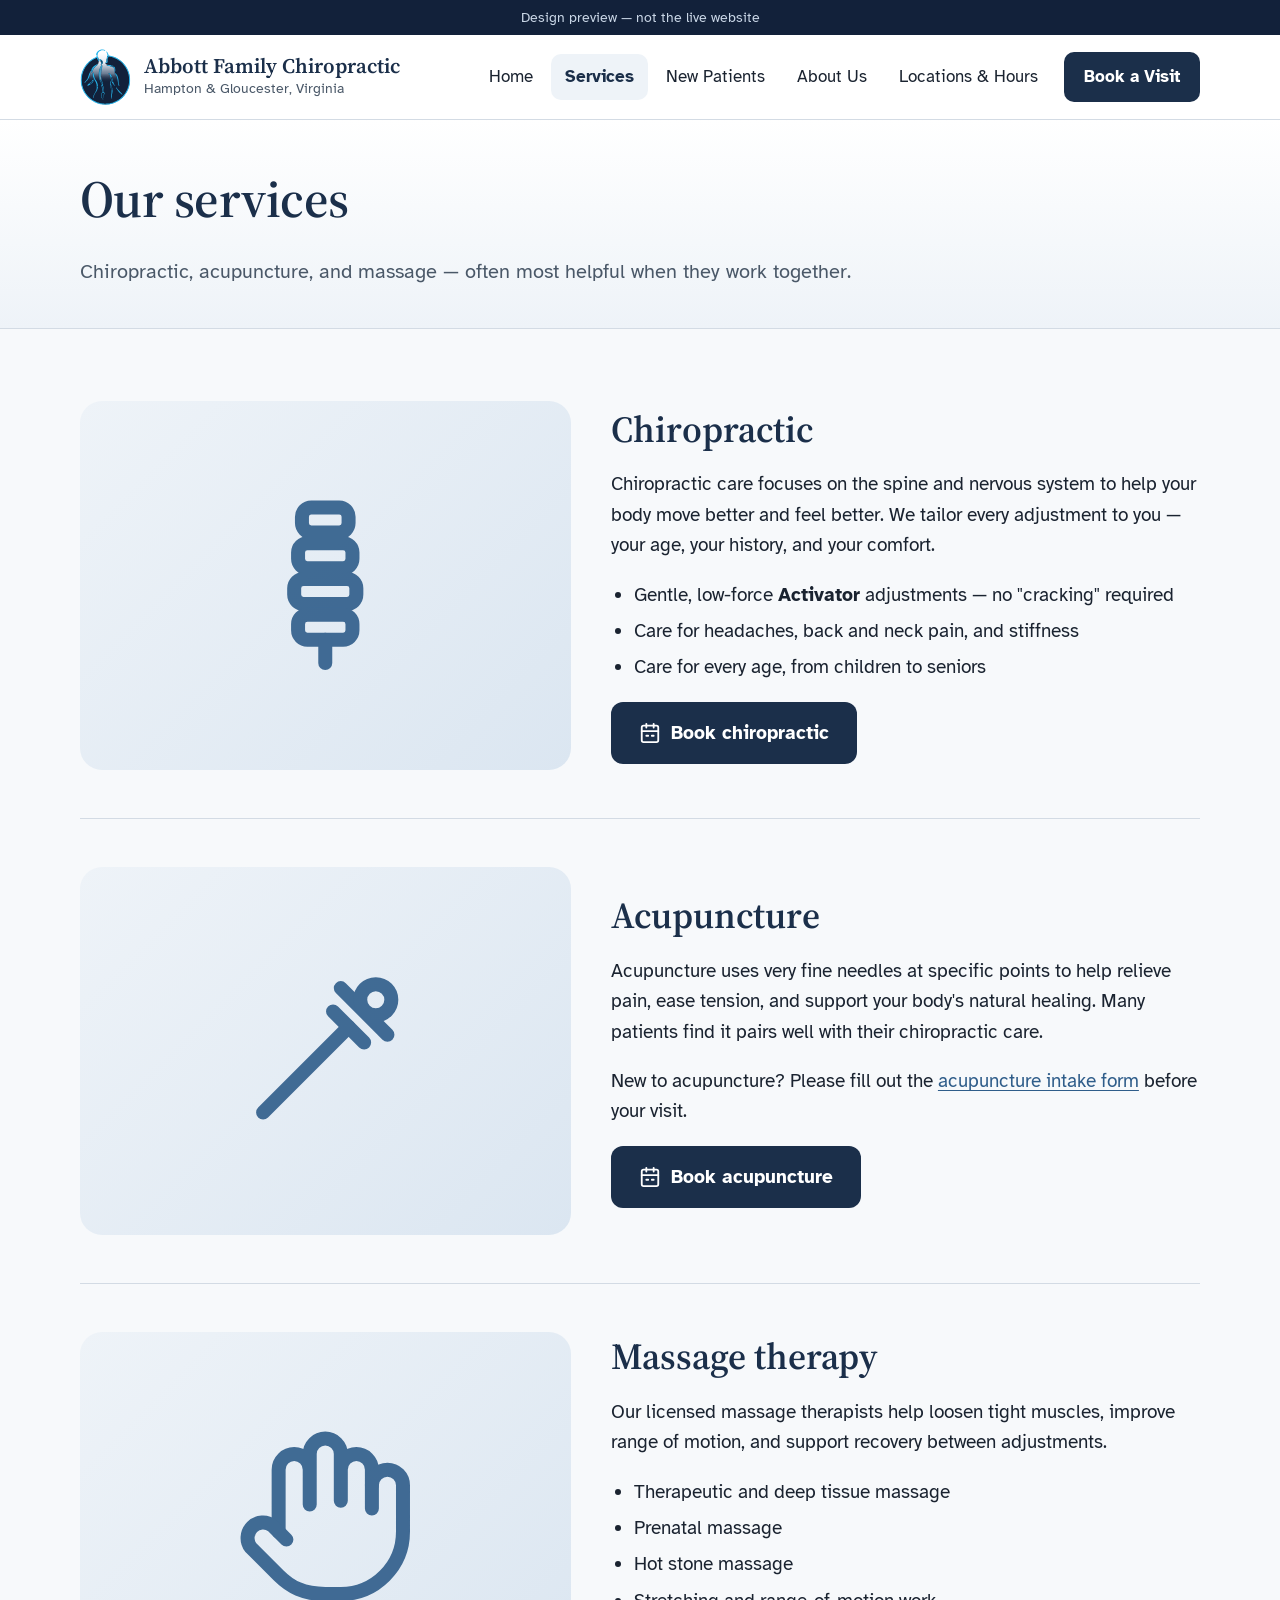
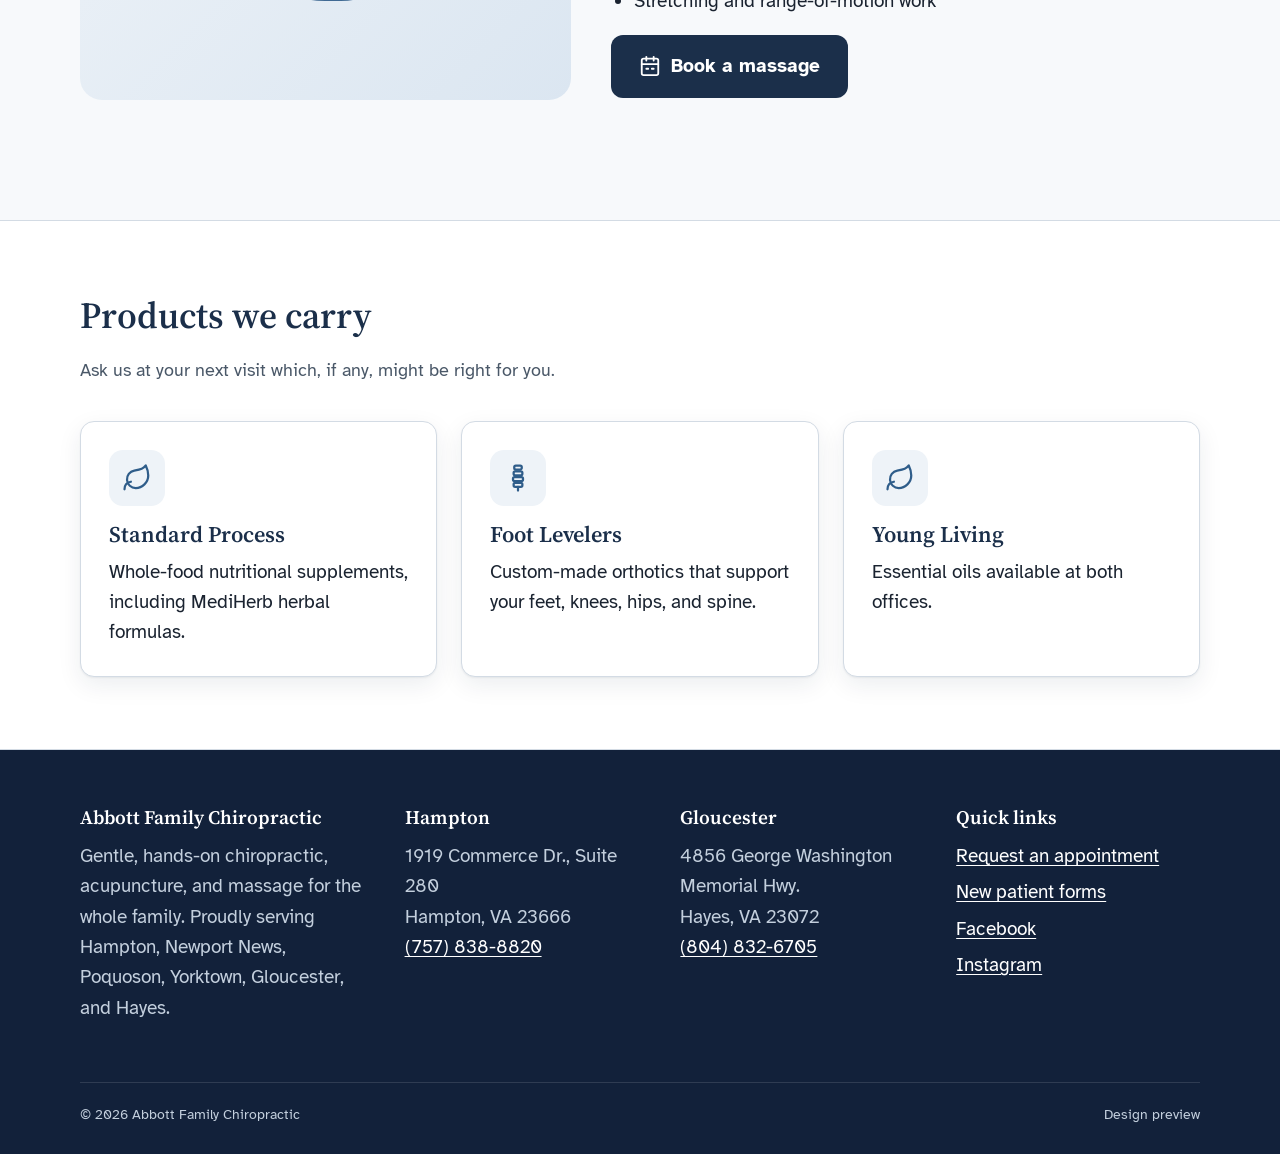
<file: services.html>
<!doctype html>
<html lang="en">
<head>
<meta charset="utf-8">
<meta name="viewport" content="width=device-width, initial-scale=1">
<!-- Preview site: keep out of search engines so it never competes with the live site. -->
<meta name="robots" content="noindex, nofollow">
<title>Services · Abbott Family Chiropractic</title>
<meta name="description" content="Chiropractic, acupuncture, and massage therapy in Hampton and Gloucester.">
<link rel="icon" type="image/svg+xml" href="images/logo-mark.svg">
<link rel="apple-touch-icon" href="images/apple-touch-icon.png">
<link rel="preconnect" href="https://fonts.googleapis.com">
<link rel="preconnect" href="https://fonts.gstatic.com" crossorigin>
<link href="https://fonts.googleapis.com/css2?family=Atkinson+Hyperlegible:wght@400;700&amp;family=Source+Serif+4:opsz,wght@8..60,500;8..60,600&amp;display=swap" rel="stylesheet">
<link rel="stylesheet" href="styles.css?v=a0d56c08">
</head>
<body>
<a class="skip" href="#main">Skip to main content</a>
<div class="preview-bar">Design preview — not the live website</div>
<header class="site-header">
  <div class="wrap header-row">
    <a class="brand" href="index.html">
      <img src="images/logo-mark.svg" alt="" width="52" height="56">
      <span><span class="brand-name">Abbott Family Chiropractic</span><span class="brand-sub">Hampton &amp; Gloucester, Virginia</span></span>
    </a>
    <button class="menu-btn" aria-expanded="false" aria-controls="site-nav"><svg viewBox="0 0 24 24" fill="none" stroke="currentColor" stroke-width="2.4" stroke-linecap="round" aria-hidden="true"><path d="M4 7h16M4 12h16M4 17h16"/></svg><span class="menu-label">Menu</span></button>
    <nav class="nav" id="site-nav" aria-label="Main">
      <a href="index.html">Home</a><a href="services.html" aria-current="page">Services</a><a href="new-patients.html">New Patients</a><a href="about.html">About Us</a><a href="locations.html">Locations &amp; Hours</a>
      <a class="btn btn-primary" href="appointments.html">Book a Visit</a>
    </nav>
  </div>
</header>
<main id="main">

<section class="page-head"><div class="wrap">
  <h1>Our services</h1>
  <p>Chiropractic, acupuncture, and massage — often most helpful when they work together.</p>
</div></section>

<section class="section" style="padding-top:24px">
  <div class="wrap">
    <div class="service" id="chiropractic">
      <div class="service-art"><svg viewBox="0 0 24 24" fill="none" stroke="currentColor" stroke-width="1.8" stroke-linecap="round" stroke-linejoin="round" aria-hidden="true"><rect x="9" y="2" width="6" height="3.2" rx="1.2"/><rect x="8.5" y="6.6" width="7" height="3.2" rx="1.2"/><rect x="8" y="11.2" width="8" height="3.2" rx="1.2"/><rect x="8.5" y="15.8" width="7" height="3.2" rx="1.2"/><path d="M12 19v3"/></svg></div>
      <div><h2>Chiropractic</h2>
        <p>Chiropractic care focuses on the spine and nervous system to help your body move better and feel better. We tailor every adjustment to you — your age, your history, and your comfort.</p>
        <ul><li>Gentle, low-force <strong>Activator</strong> adjustments — no "cracking" required</li><li>Care for headaches, back and neck pain, and stiffness</li><li>Care for every age, from children to seniors</li></ul>
        <a class="btn btn-primary" href="appointments.html"><svg viewBox="0 0 24 24" fill="none" stroke="currentColor" stroke-width="2" stroke-linecap="round" stroke-linejoin="round" aria-hidden="true"><rect x="3" y="4" width="18" height="18" rx="2"/><path d="M16 2v4M8 2v4M3 10h18M8 15h2M14 15h2"/></svg> Book chiropractic</a></div>
    </div>
    <div class="service" id="acupuncture">
      <div class="service-art"><svg viewBox="0 0 24 24" fill="none" stroke="currentColor" stroke-width="1.8" stroke-linecap="round" stroke-linejoin="round" aria-hidden="true"><path d="M4 20 15 9"/><path d="M14 4l6 6"/><path d="m13 7 4 4"/><circle cx="18.5" cy="5.5" r="2"/></svg></div>
      <div><h2>Acupuncture</h2>
        <p>Acupuncture uses very fine needles at specific points to help relieve pain, ease tension, and support your body's natural healing. Many patients find it pairs well with their chiropractic care.</p>
        <p>New to acupuncture? Please fill out the <a href="new-patients.html">acupuncture intake form</a> before your visit.</p>
        <a class="btn btn-primary" href="appointments.html"><svg viewBox="0 0 24 24" fill="none" stroke="currentColor" stroke-width="2" stroke-linecap="round" stroke-linejoin="round" aria-hidden="true"><rect x="3" y="4" width="18" height="18" rx="2"/><path d="M16 2v4M8 2v4M3 10h18M8 15h2M14 15h2"/></svg> Book acupuncture</a></div>
    </div>
    <div class="service" id="massage">
      <div class="service-art"><svg viewBox="0 0 24 24" fill="none" stroke="currentColor" stroke-width="1.8" stroke-linecap="round" stroke-linejoin="round" aria-hidden="true"><path d="M18 11V6a2 2 0 0 0-4 0v1M14 10V4a2 2 0 0 0-4 0v2M10 10.5V6a2 2 0 0 0-4 0v8"/><path d="M18 8a2 2 0 1 1 4 0v6a8 8 0 0 1-8 8h-2c-2.8 0-4.5-.9-6-2.4l-3.6-3.6a2 2 0 0 1 2.8-2.8L7 15"/></svg></div>
      <div><h2>Massage therapy</h2>
        <p>Our licensed massage therapists help loosen tight muscles, improve range of motion, and support recovery between adjustments.</p>
        <ul><li>Therapeutic and deep tissue massage</li><li>Prenatal massage</li><li>Hot stone massage</li><li>Stretching and range-of-motion work</li></ul>
        <a class="btn btn-primary" href="appointments.html"><svg viewBox="0 0 24 24" fill="none" stroke="currentColor" stroke-width="2" stroke-linecap="round" stroke-linejoin="round" aria-hidden="true"><rect x="3" y="4" width="18" height="18" rx="2"/><path d="M16 2v4M8 2v4M3 10h18M8 15h2M14 15h2"/></svg> Book a massage</a></div>
    </div>
  </div>
</section>

<section class="section section-alt">
  <div class="wrap">
    <div class="section-head"><h2>Products we carry</h2><p>Ask us at your next visit which, if any, might be right for you.</p></div>
    <div class="grid-3">
      <div class="card"><div class="icon"><svg viewBox="0 0 24 24" fill="none" stroke="currentColor" stroke-width="1.8" stroke-linecap="round" stroke-linejoin="round" aria-hidden="true"><path d="M11 20A7 7 0 0 1 9.8 6.1C15.5 5 17 4.5 19 2c1 2 2 4.2 2 8 0 5.5-4.8 10-10 10z"/><path d="M2 21c0-3 1.9-5.4 5.1-6"/></svg></div><h3>Standard Process</h3><p>Whole-food nutritional supplements, including MediHerb herbal formulas.</p></div>
      <div class="card"><div class="icon"><svg viewBox="0 0 24 24" fill="none" stroke="currentColor" stroke-width="1.8" stroke-linecap="round" stroke-linejoin="round" aria-hidden="true"><rect x="9" y="2" width="6" height="3.2" rx="1.2"/><rect x="8.5" y="6.6" width="7" height="3.2" rx="1.2"/><rect x="8" y="11.2" width="8" height="3.2" rx="1.2"/><rect x="8.5" y="15.8" width="7" height="3.2" rx="1.2"/><path d="M12 19v3"/></svg></div><h3>Foot Levelers</h3><p>Custom-made orthotics that support your feet, knees, hips, and spine.</p></div>
      <div class="card"><div class="icon"><svg viewBox="0 0 24 24" fill="none" stroke="currentColor" stroke-width="1.8" stroke-linecap="round" stroke-linejoin="round" aria-hidden="true"><path d="M11 20A7 7 0 0 1 9.8 6.1C15.5 5 17 4.5 19 2c1 2 2 4.2 2 8 0 5.5-4.8 10-10 10z"/><path d="M2 21c0-3 1.9-5.4 5.1-6"/></svg></div><h3>Young Living</h3><p>Essential oils available at both offices.</p></div>
    </div>
  </div>
</section>

</main>
<footer class="site-footer">
  <div class="wrap">
    <div class="footer-grid">
      <div>
        <h3>Abbott Family Chiropractic</h3>
        <p>Gentle, hands-on chiropractic, acupuncture, and massage for the whole family. Proudly serving Hampton, Newport News, Poquoson, Yorktown, Gloucester, and Hayes.</p>
      </div>
      <div>
        <h3>Hampton</h3>
        <address>1919 Commerce Dr., Suite 280<br>Hampton, VA 23666<br><a href="tel:+17578388820">(757) 838-8820</a></address>
      </div>
      <div>
        <h3>Gloucester</h3>
        <address>4856 George Washington Memorial Hwy.<br>Hayes, VA 23072<br><a href="tel:+18048326705">(804) 832-6705</a></address>
      </div>
      <div>
        <h3>Quick links</h3>
        <ul>
          <li><a href="appointments.html">Request an appointment</a></li>
          <li><a href="new-patients.html">New patient forms</a></li>
          <li><a href="https://www.facebook.com/abbottfamilychiropractic/" rel="noopener">Facebook</a></li>
          <li><a href="https://www.instagram.com/abbottfamilychiro/" rel="noopener">Instagram</a></li>
        </ul>
      </div>
    </div>
    <div class="footer-bottom">
      <span>© <span data-year>2026</span> Abbott Family Chiropractic</span>
      <span>Design preview</span>
    </div>
  </div>
</footer>
<nav class="callbar" aria-label="Call an office">
  <a href="tel:+17578388820">Call Hampton<small>(757) 838-8820</small></a>
  <a href="tel:+18048326705">Call Gloucester<small>(804) 832-6705</small></a>
</nav>
<script src="main.js?v=a0d56c08"></script>
</body>
</html>
</file>
<file: styles.css>
/* Abbott Family Chiropractic — redesign preview
   Palette matches the office sign: navy, slate, soft blue, white.
   Type: Source Serif 4 (headings) + Atkinson Hyperlegible (body),
   a typeface designed by the Braille Institute for low-vision readers. */

:root {
  --navy: #1b2f4a;
  --navy-deep: #12213a;
  --blue: #2f5d8a;
  --blue-soft: #dbe6f1;
  --sky: #eef3f8;
  --slate: #4a5868;
  --line: #d3dbe4;
  --white: #ffffff;
  --paper: #f7f9fb;
  --ink: #1a2330;
  --focus: #f2b134;

  --radius: 14px;
  --shadow: 0 1px 2px rgba(18, 33, 58, .06), 0 8px 24px rgba(18, 33, 58, .08);
  --wrap: 1120px;
  --serif: "Source Serif 4", Georgia, "Times New Roman", serif;
  --sans: "Atkinson Hyperlegible", "Segoe UI", Arial, sans-serif;
}

*, *::before, *::after { box-sizing: border-box; }

html { -webkit-text-size-adjust: 100%; scroll-behavior: smooth; }

body {
  margin: 0;
  background: var(--paper);
  color: var(--ink);
  font-family: var(--sans);
  font-size: 1.1875rem; /* 19px — comfortable for older readers */
  line-height: 1.6;
}

img { max-width: 100%; height: auto; display: block; }

a { color: var(--blue); text-underline-offset: 3px; }
a:hover { color: var(--navy); }

:focus-visible { outline: 3px solid var(--focus); outline-offset: 3px; border-radius: 4px; }

h1, h2, h3 {
  font-family: var(--serif);
  color: var(--navy);
  line-height: 1.2;
  margin: 0 0 .5em;
  font-weight: 600;
}
h1 { font-size: clamp(2.1rem, 5vw, 3.25rem); letter-spacing: -.01em; }
h2 { font-size: clamp(1.7rem, 3.4vw, 2.3rem); }
h3 { font-size: 1.4rem; }
p { margin: 0 0 1em; }

.wrap { width: min(100% - 32px, var(--wrap)); margin-inline: auto; }

.skip {
  position: absolute; left: -9999px; top: 8px;
  background: var(--navy); color: var(--white); padding: 10px 16px; border-radius: 8px; z-index: 100;
}
.skip:focus { left: 8px; }

/* ---------- Preview banner ---------- */
.preview-bar {
  background: var(--navy-deep); color: #c9d6e6;
  font-size: .9rem; text-align: center; padding: 6px 16px;
}

/* ---------- Header ---------- */
.site-header {
  background: var(--white);
  border-bottom: 1px solid var(--line);
  position: sticky; top: 0; z-index: 50;
}
.header-row {
  display: flex; align-items: center; justify-content: space-between;
  gap: 16px; min-height: 84px;
}
.brand {
  display: flex; align-items: center; gap: 12px;
  text-decoration: none; color: var(--navy);
}
.brand img { width: auto; height: 56px; }
.brand-name { font-family: var(--serif); font-weight: 600; font-size: 1.3rem; line-height: 1.1; display: block; }
.brand-sub { font-size: .85rem; color: var(--slate); display: block; }

.nav { display: flex; align-items: center; gap: 4px; }
.nav a {
  text-decoration: none; color: var(--ink);
  padding: 10px 14px; border-radius: 10px; font-size: 1.05rem;
}
.nav a:hover { background: var(--sky); color: var(--navy); }
.nav a[aria-current="page"] { color: var(--navy); font-weight: 700; background: var(--sky); }
.nav .btn { margin-left: 8px; }

.menu-btn {
  display: none;
  font: inherit; font-weight: 700; font-size: 1.05rem;
  background: var(--navy); color: var(--white);
  border: 0; border-radius: 12px; padding: 12px 18px; min-height: 52px;
  align-items: center; gap: 10px; cursor: pointer;
}
.menu-btn svg { width: 22px; height: 22px; }

/* ---------- Buttons ---------- */
.btn {
  display: inline-flex; align-items: center; justify-content: center; gap: 10px;
  min-height: 56px; padding: 14px 26px;
  border-radius: 12px; border: 2px solid transparent;
  font: inherit; font-weight: 700; text-decoration: none; cursor: pointer;
  transition: background .15s, color .15s, border-color .15s;
}
.btn svg { width: 22px; height: 22px; flex: none; }
.btn-primary { background: var(--navy); color: var(--white); }
.btn-primary:hover { background: var(--blue); color: var(--white); }
.btn-outline { background: var(--white); color: var(--navy); border-color: var(--navy); }
.btn-outline:hover { background: var(--sky); color: var(--navy); }
.btn-light { background: var(--white); color: var(--navy); }
.btn-light:hover { background: var(--blue-soft); color: var(--navy); }
.nav .btn { min-height: 48px; padding: 10px 18px; color: var(--white); }
.nav .btn:hover { color: var(--white); background: var(--blue); }

/* ---------- Hero ---------- */
.hero {
  background:
    radial-gradient(1200px 400px at 85% -10%, rgba(47, 93, 138, .18), transparent 60%),
    linear-gradient(180deg, var(--white), var(--sky));
  border-bottom: 1px solid var(--line);
  padding: 56px 0 64px;
}
.hero-grid { display: grid; grid-template-columns: 1.15fr .85fr; gap: 48px; align-items: center; }
.eyebrow {
  display: inline-block; font-size: .95rem; font-weight: 700; letter-spacing: .06em; text-transform: uppercase;
  color: var(--blue); margin-bottom: 14px;
}
.lead { font-size: 1.3rem; color: var(--slate); max-width: 34ch; }
.hero-actions { display: flex; flex-wrap: wrap; gap: 14px; margin-top: 28px; }
.hero-photo {
  border-radius: 22px; overflow: hidden; box-shadow: var(--shadow);
  background: var(--blue-soft); aspect-ratio: 4 / 3;
}
.hero-photo img { width: 100%; height: 100%; object-fit: cover; }
.hero-badge {
  margin-top: -36px; margin-left: 20px; position: relative;
  display: inline-flex; align-items: center; gap: 10px;
  background: var(--white); border-radius: 12px; padding: 10px 16px; box-shadow: var(--shadow);
  font-size: .95rem; color: var(--slate);
}
.hero-badge strong { color: var(--navy); }

/* ---------- Today strip ---------- */
.today {
  background: var(--navy); color: var(--white);
}
.today .wrap { display: flex; flex-wrap: wrap; gap: 8px 28px; align-items: center; padding: 16px 0; }
.today-label { font-weight: 700; color: #a9c3e0; text-transform: uppercase; letter-spacing: .06em; font-size: .9rem; }
.today-item { display: flex; align-items: center; gap: 10px; }
.dot { width: 12px; height: 12px; border-radius: 50%; background: #7d8b9b; flex: none; }
.dot.open { background: #6fd39b; box-shadow: 0 0 0 4px rgba(111, 211, 155, .2); }

/* ---------- Sections ---------- */
.section { padding: 72px 0; }
.section-alt { background: var(--white); border-block: 1px solid var(--line); }
.section-head { max-width: 680px; margin-bottom: 36px; }
.section-head p { color: var(--slate); font-size: 1.15rem; }

.grid-2 { display: grid; grid-template-columns: repeat(2, 1fr); gap: 24px; }
.grid-3 { display: grid; grid-template-columns: repeat(3, 1fr); gap: 24px; }

.card {
  background: var(--white); border: 1px solid var(--line); border-radius: var(--radius);
  padding: 28px; box-shadow: var(--shadow);
}
.card h3 { margin-bottom: .35em; }
.card p:last-child { margin-bottom: 0; }

/* Office cards */
.office { display: flex; flex-direction: column; gap: 18px; padding: 0; overflow: hidden; }
.office-map { aspect-ratio: 16 / 9; background: var(--blue-soft); border-bottom: 1px solid var(--line); }
.office-map iframe { width: 100%; height: 100%; border: 0; display: block; }
.office-body { padding: 0 28px 28px; display: flex; flex-direction: column; gap: 16px; }
.office-phone {
  font-family: var(--serif); font-size: 1.9rem; font-weight: 600; color: var(--navy);
  text-decoration: none; letter-spacing: .01em;
}
.office-phone:hover { color: var(--blue); }
.office address { font-style: normal; color: var(--slate); }
.office-actions { display: grid; grid-template-columns: 1fr 1fr; gap: 12px; }

.hours { width: 100%; border-collapse: collapse; font-size: 1.05rem; }
.hours th, .hours td { text-align: left; padding: 8px 0; border-bottom: 1px solid var(--line); vertical-align: top; }
.hours th { font-weight: 700; color: var(--navy); width: 38%; }
.hours td { color: var(--slate); }
.hours tr.is-today th, .hours tr.is-today td { color: var(--navy); background: var(--sky); }
.hours tr.is-today th { padding-left: 10px; }
.closed { color: #8592a1; }

/* Steps */
.steps { counter-reset: step; display: grid; gap: 20px; grid-template-columns: repeat(3, 1fr); }
.step { position: relative; padding-top: 64px; }
.step::before {
  counter-increment: step; content: counter(step);
  position: absolute; top: 24px; left: 28px;
  width: 40px; height: 40px; border-radius: 50%;
  display: grid; place-items: center;
  background: var(--navy); color: var(--white); font-weight: 700;
}

/* Icon tiles */
.icon {
  width: 56px; height: 56px; border-radius: 14px; background: var(--sky);
  display: grid; place-items: center; color: var(--blue); margin-bottom: 16px;
}
.icon svg { width: 30px; height: 30px; }

/* Quotes */
.quote { display: flex; flex-direction: column; justify-content: space-between; }
.quote blockquote {
  margin: 0 0 18px; font-family: var(--serif); font-size: 1.25rem; line-height: 1.5; color: var(--ink);
}
.quote blockquote::before { content: "\201C"; display: block; font-size: 3rem; line-height: .6; color: var(--blue); margin-bottom: 10px; }
.quote cite { font-style: normal; font-weight: 700; color: var(--slate); }

/* Callout */
.callout {
  background: linear-gradient(135deg, var(--navy), var(--blue));
  color: var(--white); border-radius: 22px; padding: 44px;
  display: grid; grid-template-columns: 1.4fr 1fr; gap: 32px; align-items: center;
}
.callout h2 { color: var(--white); }
.callout p { color: #d6e2ef; font-size: 1.15rem; }
.callout-actions { display: flex; flex-direction: column; gap: 12px; }

/* Notice */
.notice {
  background: var(--sky); border-left: 6px solid var(--blue); border-radius: 10px;
  padding: 18px 22px; color: var(--ink);
}
.notice strong { color: var(--navy); }

/* Page header */
.page-head { background: linear-gradient(180deg, var(--white), var(--sky)); border-bottom: 1px solid var(--line); padding: 48px 0 40px; }
.page-head p { color: var(--slate); font-size: 1.25rem; max-width: 60ch; margin: 0; }
.crumb { font-size: .95rem; color: var(--slate); margin-bottom: 10px; }
.crumb a { color: var(--slate); }

/* Forms list */
.form-list { list-style: none; margin: 0; padding: 0; display: grid; gap: 12px; }
.form-list a {
  display: flex; align-items: center; gap: 16px;
  padding: 16px 18px; border: 2px solid var(--line); border-radius: 12px;
  text-decoration: none; color: var(--ink); background: var(--white); min-height: 64px;
}
.form-list a:hover { border-color: var(--blue); background: var(--sky); }
.form-list .fi { width: 44px; height: 44px; border-radius: 10px; background: var(--blue-soft); color: var(--blue); display: grid; place-items: center; flex: none; }
.form-list .fi svg { width: 24px; height: 24px; }
.form-list .ft { font-weight: 700; display: block; }
.form-list .fs { font-size: .95rem; color: var(--slate); display: block; }
.tag { display: inline-block; font-size: .8rem; font-weight: 700; background: var(--blue-soft); color: var(--navy); padding: 2px 8px; border-radius: 6px; margin-left: 6px; vertical-align: 2px; }

/* Form */
.form { display: grid; gap: 22px; }
.field label, .field legend { display: block; font-weight: 700; color: var(--navy); margin-bottom: 8px; font-size: 1.1rem; }
.field .hint { display: block; font-weight: 400; color: var(--slate); font-size: .98rem; margin-top: 2px; }
.field input[type="text"], .field input[type="tel"], .field input[type="email"], .field textarea, .field select {
  width: 100%; font: inherit; color: var(--ink);
  padding: 14px 16px; min-height: 56px;
  border: 2px solid #b9c5d2; border-radius: 12px; background: var(--white);
}
.field input:focus, .field textarea:focus, .field select:focus { border-color: var(--blue); outline: 3px solid var(--blue-soft); outline-offset: 0; }
fieldset.field { border: 0; padding: 0; margin: 0; }
.choices { display: grid; grid-template-columns: repeat(auto-fit, minmax(180px, 1fr)); gap: 10px; }
.choice {
  display: flex; align-items: center; gap: 12px;
  border: 2px solid #b9c5d2; border-radius: 12px; padding: 14px 16px; min-height: 56px;
  background: var(--white); cursor: pointer; font-weight: 400 !important; color: var(--ink) !important; margin: 0 !important;
}
.choice input { width: 24px; height: 24px; accent-color: var(--navy); flex: none; }
.choice:has(input:checked) { border-color: var(--navy); background: var(--sky); }
.two-col { display: grid; grid-template-columns: 1fr 1fr; gap: 22px; }
.form-success { display: none; }
.form-success.show { display: block; }

/* Team */
.person { display: grid; grid-template-columns: 120px 1fr; gap: 20px; align-items: start; }
.person .role { color: var(--blue); font-weight: 700; margin-bottom: 8px; display: block; }
.avatar {
  position: relative; overflow: hidden;
  width: 120px; height: 120px; border-radius: 50%; background: var(--blue-soft); color: var(--navy);
  display: grid; place-items: center; font-family: var(--serif); font-size: 2.2rem; font-weight: 600;
  box-shadow: 0 0 0 4px var(--white), 0 0 0 5px var(--line);
}
/* photo sits over the initials; if it fails to load it removes itself and the initials show */
.avatar img { position: absolute; inset: 0; width: 100%; height: 100%; object-fit: cover; object-position: center 20%; }

/* Service blocks */
.service { display: grid; grid-template-columns: 1fr 1.2fr; gap: 40px; align-items: center; padding: 48px 0; border-bottom: 1px solid var(--line); }
.service:last-of-type { border-bottom: 0; }
.service ul { padding-left: 1.2em; margin: 0 0 1em; }
.service li { margin-bottom: 6px; }
.service-art {
  aspect-ratio: 4 / 3; border-radius: 22px; background: linear-gradient(135deg, var(--sky), var(--blue-soft));
  display: grid; place-items: center; color: var(--blue);
}
.service-art svg { width: 38%; height: auto; opacity: .9; }

/* Footer */
.site-footer { background: var(--navy-deep); color: #c3cfdd; padding: 56px 0 28px; margin-top: 0; }
.site-footer h3 { color: var(--white); font-size: 1.2rem; margin-bottom: 12px; }
.site-footer a { color: var(--white); }
.footer-grid { display: grid; grid-template-columns: 1.2fr 1fr 1fr 1fr; gap: 32px; }
.footer-grid address { font-style: normal; }
.footer-grid ul { list-style: none; margin: 0; padding: 0; display: grid; gap: 6px; }
.footer-bottom { border-top: 1px solid rgba(255, 255, 255, .12); margin-top: 40px; padding-top: 20px; font-size: .9rem; display: flex; flex-wrap: wrap; justify-content: space-between; gap: 12px; }

/* Mobile call bar */
.callbar { display: none; }

/* ---------- Responsive ---------- */
@media (max-width: 960px) {
  .menu-btn { display: inline-flex; }
  .nav {
    display: none; position: absolute; left: 0; right: 0; top: 100%;
    background: var(--white); border-bottom: 1px solid var(--line);
    flex-direction: column; align-items: stretch; padding: 12px 16px 20px; gap: 6px;
    box-shadow: var(--shadow);
  }
  .nav.open { display: flex; }
  .nav a { padding: 16px 18px; font-size: 1.2rem; border: 1px solid var(--line); }
  .nav .btn { margin: 8px 0 0; min-height: 56px; }
  .hero-grid, .callout, .service, .footer-grid { grid-template-columns: 1fr; }
  .grid-3, .steps { grid-template-columns: 1fr; }
  .footer-grid { gap: 28px; }
}
@media (max-width: 720px) {
  body { font-size: 1.125rem; padding-bottom: 84px; }
  .grid-2, .two-col { grid-template-columns: 1fr; }
  .section { padding: 52px 0; }
  .hero { padding: 36px 0 44px; }
  .hero-actions .btn { width: 100%; }
  .callout { padding: 30px 24px; }
  .brand img { height: 46px; }
  .brand-name { font-size: 1.1rem; }
  .brand-sub { display: none; }
  .person { grid-template-columns: 1fr; }
  .office-body { padding: 0 20px 22px; }
  .card { padding: 22px; }
  .step { padding-top: 66px; }
  .step::before { top: 20px; left: 22px; }
  .callbar {
    display: grid; grid-template-columns: 1fr 1fr; gap: 8px;
    position: fixed; left: 0; right: 0; bottom: 0; z-index: 60;
    background: var(--white); border-top: 1px solid var(--line);
    padding: 10px 12px calc(10px + env(safe-area-inset-bottom));
    box-shadow: 0 -6px 20px rgba(18, 33, 58, .1);
  }
  .callbar a {
    display: flex; flex-direction: column; align-items: center; justify-content: center;
    min-height: 60px; border-radius: 12px; background: var(--navy); color: var(--white);
    text-decoration: none; font-weight: 700; line-height: 1.2; font-size: 1rem;
  }
  .callbar small { font-weight: 400; font-size: .85rem; color: #c9d6e6; }
}

@media (prefers-reduced-motion: reduce) {
  html { scroll-behavior: auto; }
  * { transition: none !important; }
}

/* Brand panel used where a photo isn't available */
.story-mark {
  display: grid; place-items: center;
  background: radial-gradient(circle at 50% 40%, #24406a, var(--navy-deep) 70%);
}
.story-mark img { width: auto; height: 72%; object-fit: contain; }
</file>
